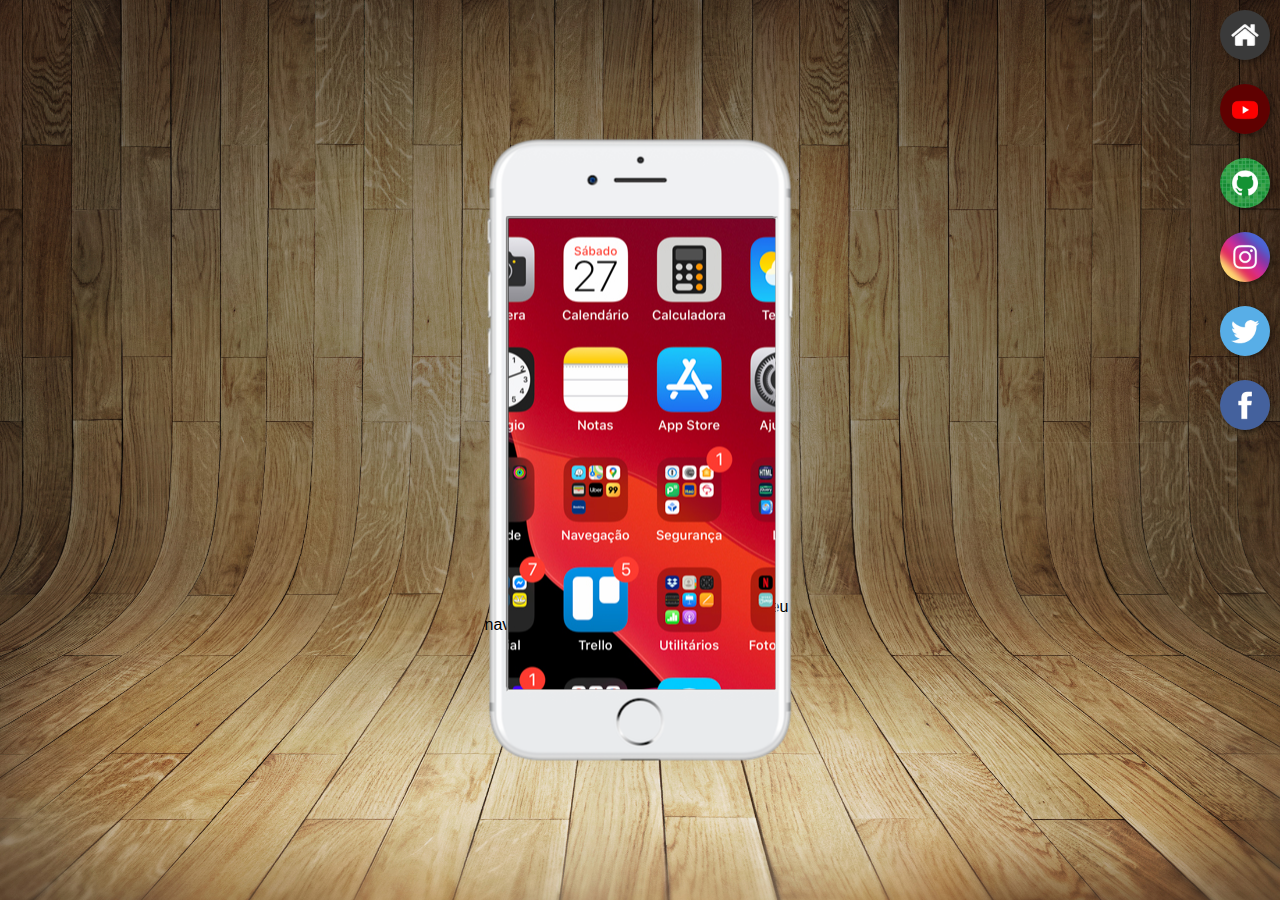
<file: index.html>
<!DOCTYPE html>
<html lang="pt-br">
<head>
    <meta charset="UTF-8">
    <meta name="viewport" content="width=device-width, initial-scale=1.0">
    <title>Projeto redes sociais</title>
    <link rel="shortcut icon" href="favicon.ico" type="image/x-icon">
    <link rel="stylesheet" href="estilos/estilo.css">
   
</head>
<body>
    <main>
        <section id="telefone">
            <iframe src="home.html"  name="tela" id="tela"></iframe>
            Seu navegador não é compatível
        </section>
        <section id="redes-sociais">
            <a href="home.html" target="tela"><img src="imagens/logo-home.jpg" alt="Home"></a><br>
            <a href="youtube.html" target="tela"><img src="imagens/logo-youtube.jpg" alt="Youtube"></a><br>
            <a href="github.html" target="tela"><img src="imagens/logo-github.jpg" onclick="https://github.com/RosanaArioza" alt="Github"></a><br>
            <a href="instagram.html" target="tela"><img src="imagens/logo-instagram.jpg" alt="Instagram"></a><br>
            <a href="twitter.html" target="tela"><img src="imagens/logo-twitter.jpg" alt="Twitter"></a><br>
            <a href="facebook.html" target="tela"><img src="imagens/logo-facebook.jpg" alt="Twitter"></a>
        </section>
    </main>
</body>
</html>
</file>
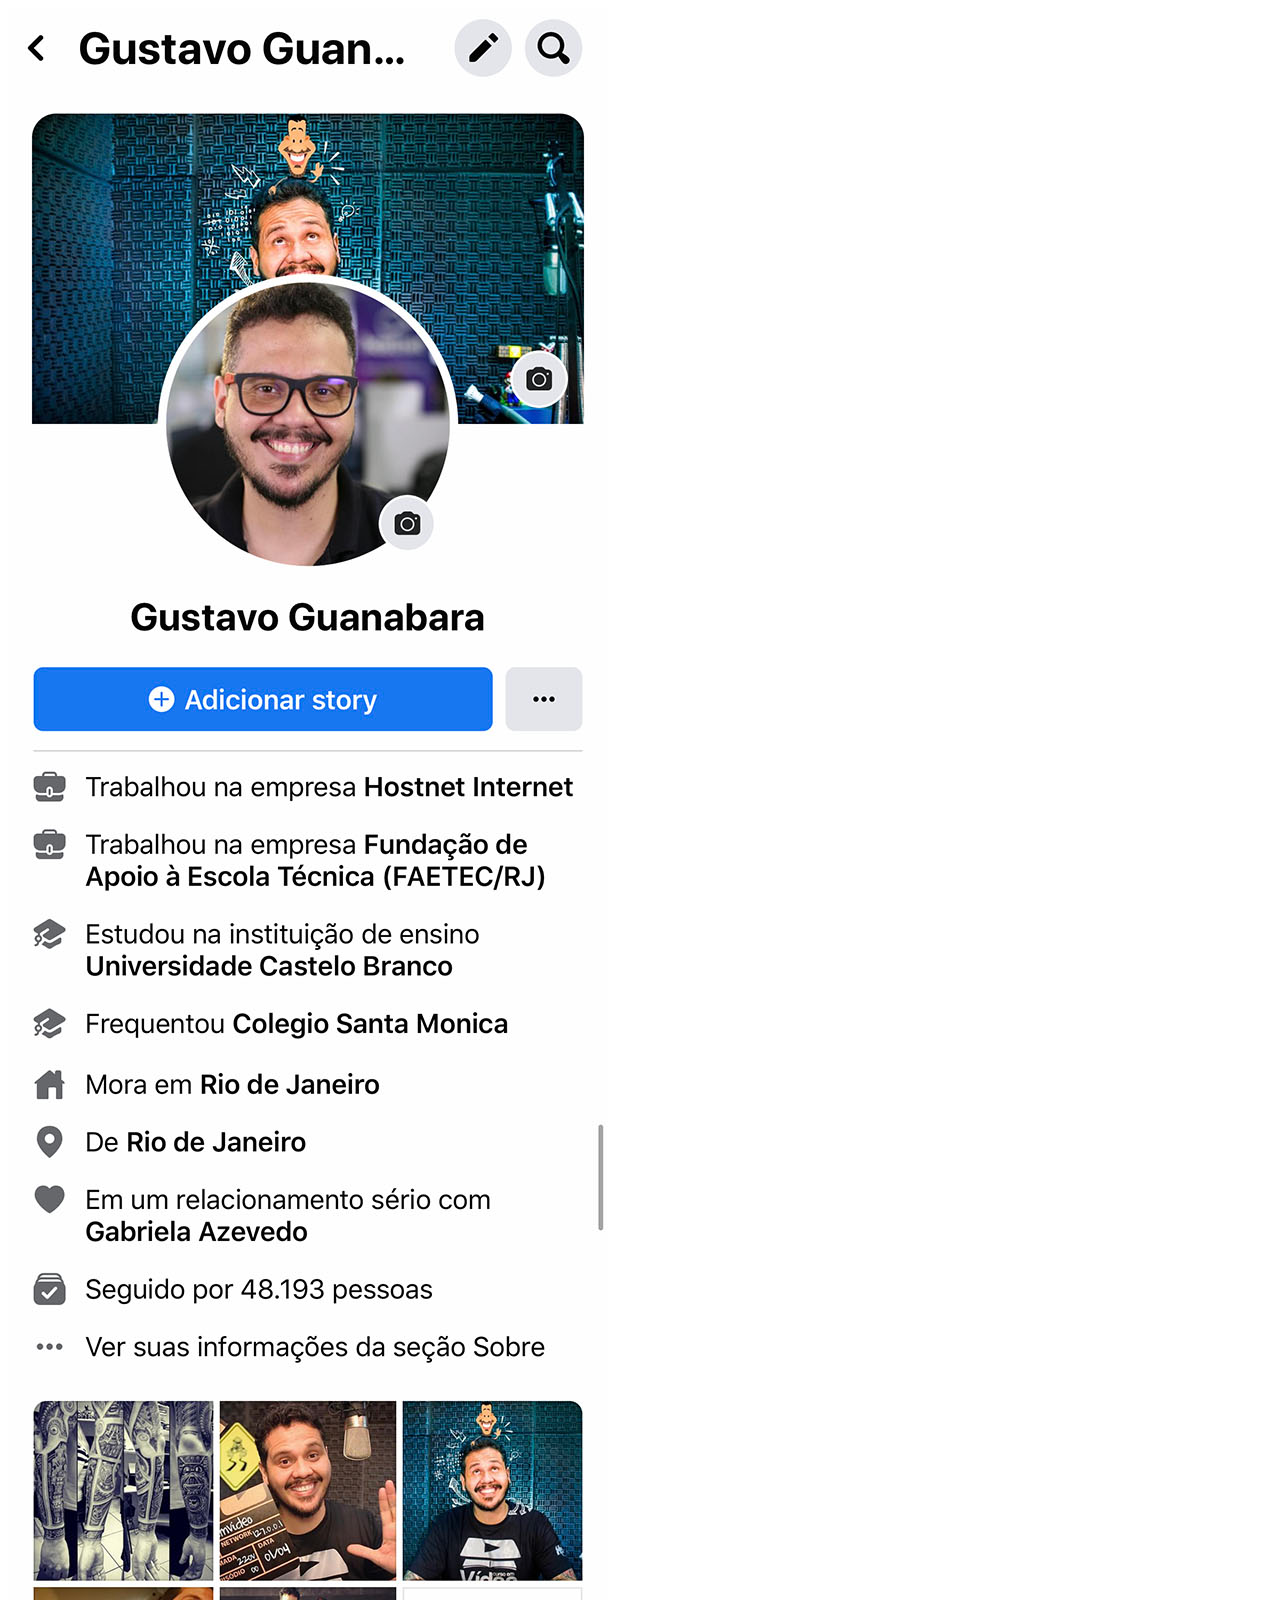
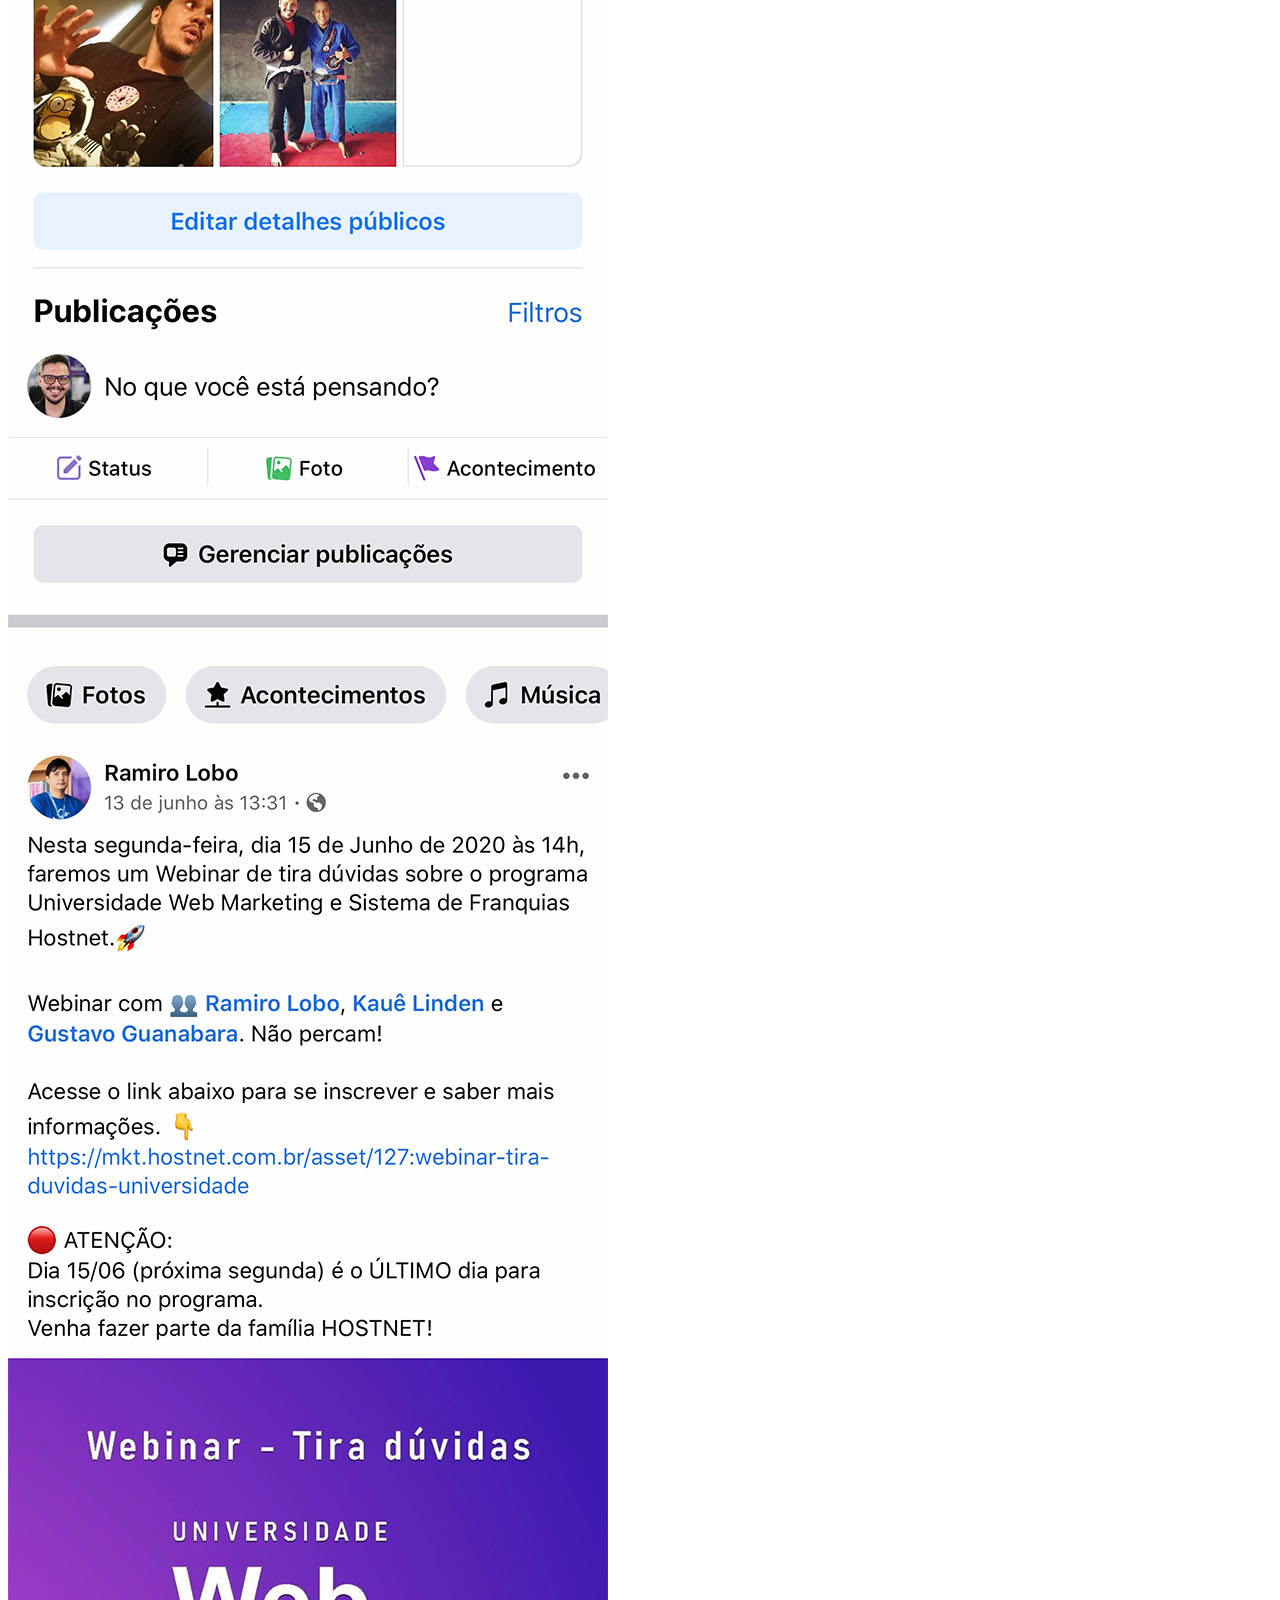
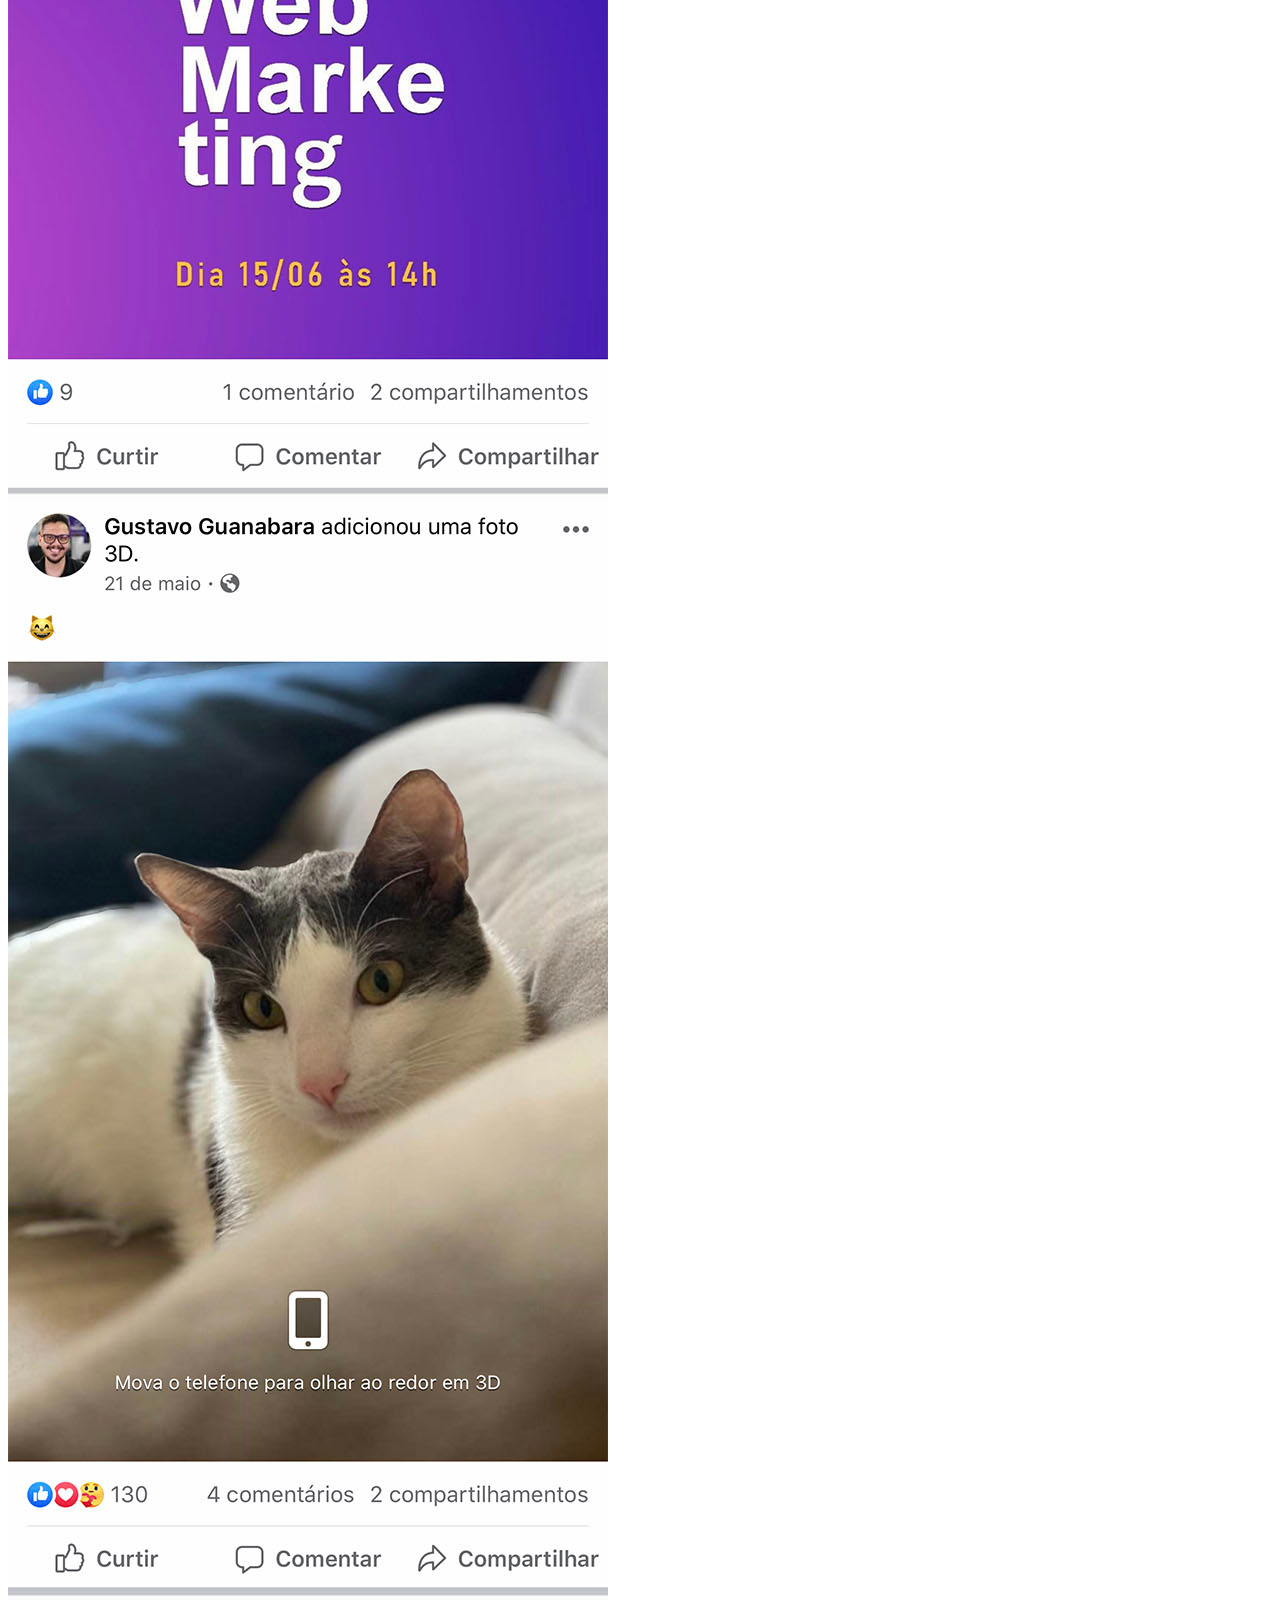
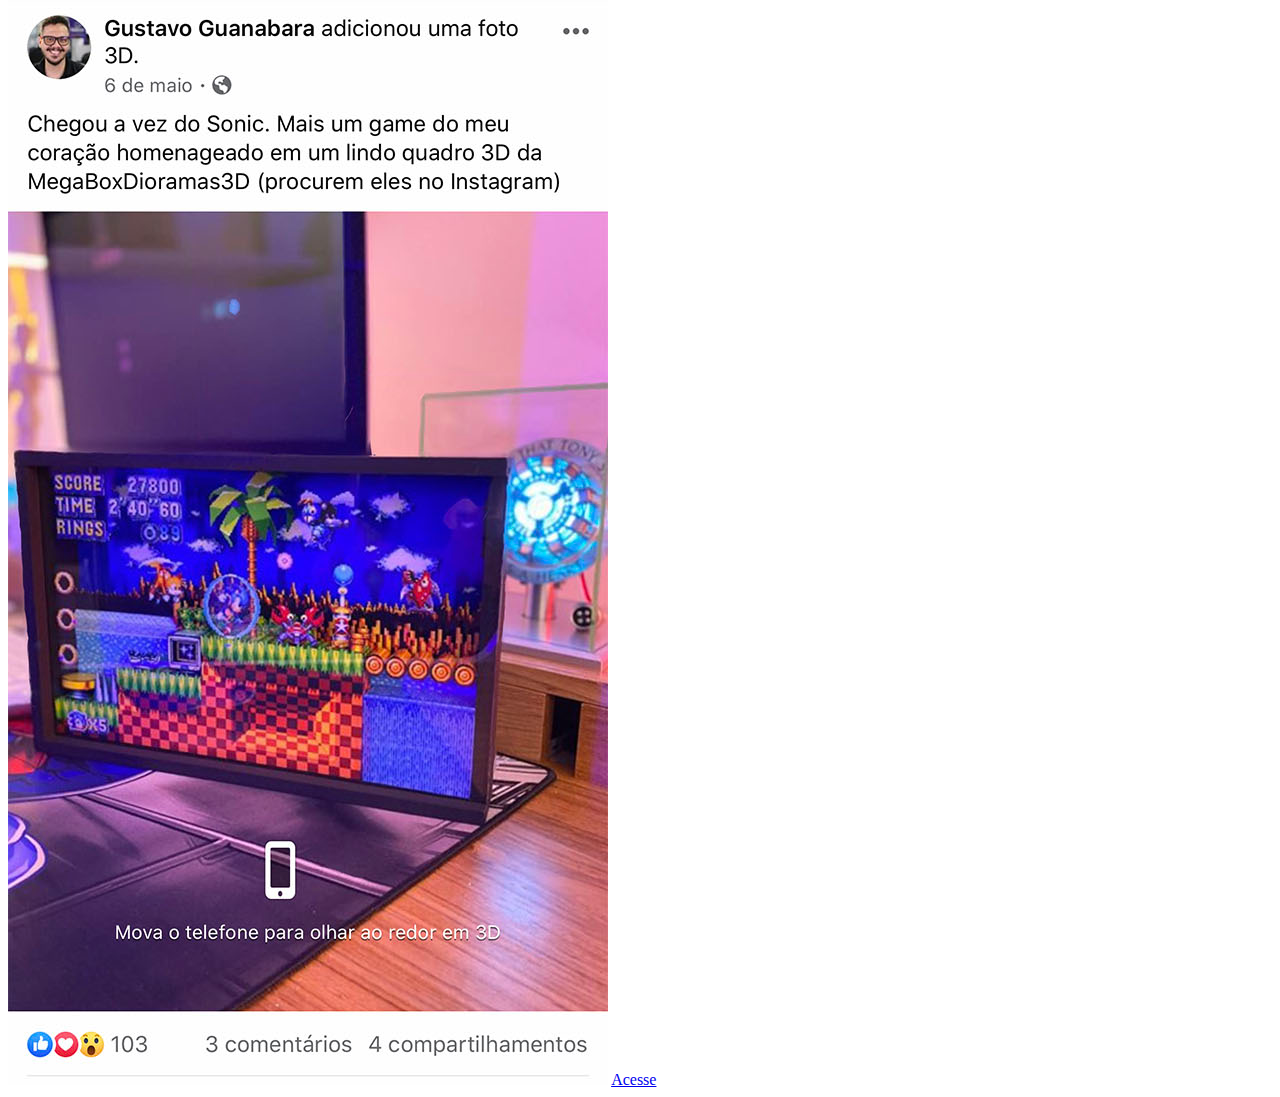
<file: facebook.html>
<!DOCTYPE html>
<html lang="pt-br">
<head>
    <meta charset="UTF-8">
    <meta name="viewport" content="width=device-width, initial-scale=1.0">
    <title>Facebook</title>
</head>
<body>
    <img src="imagens/tela-facebook.jpg" alt="Faceebook">
    <a href="#" target="_blank">Acesse</a>
</body>
</html>
</file>
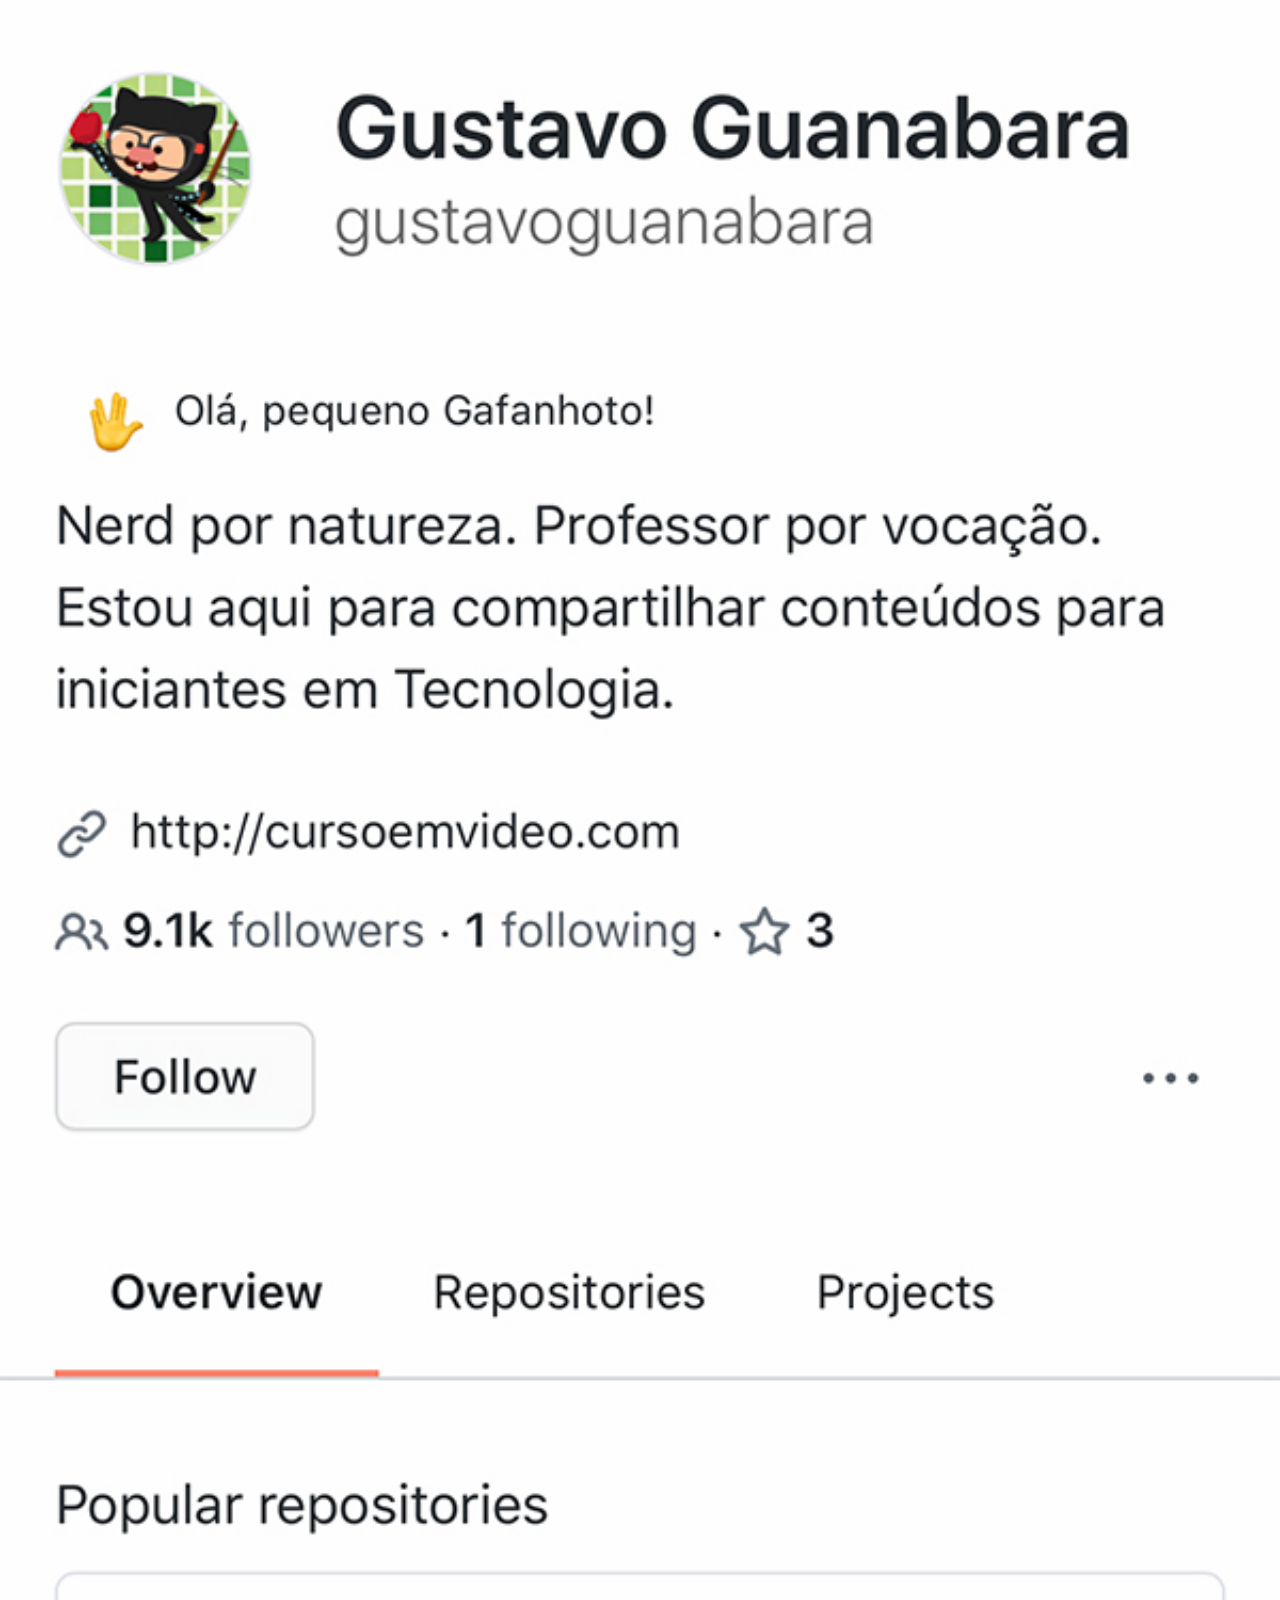
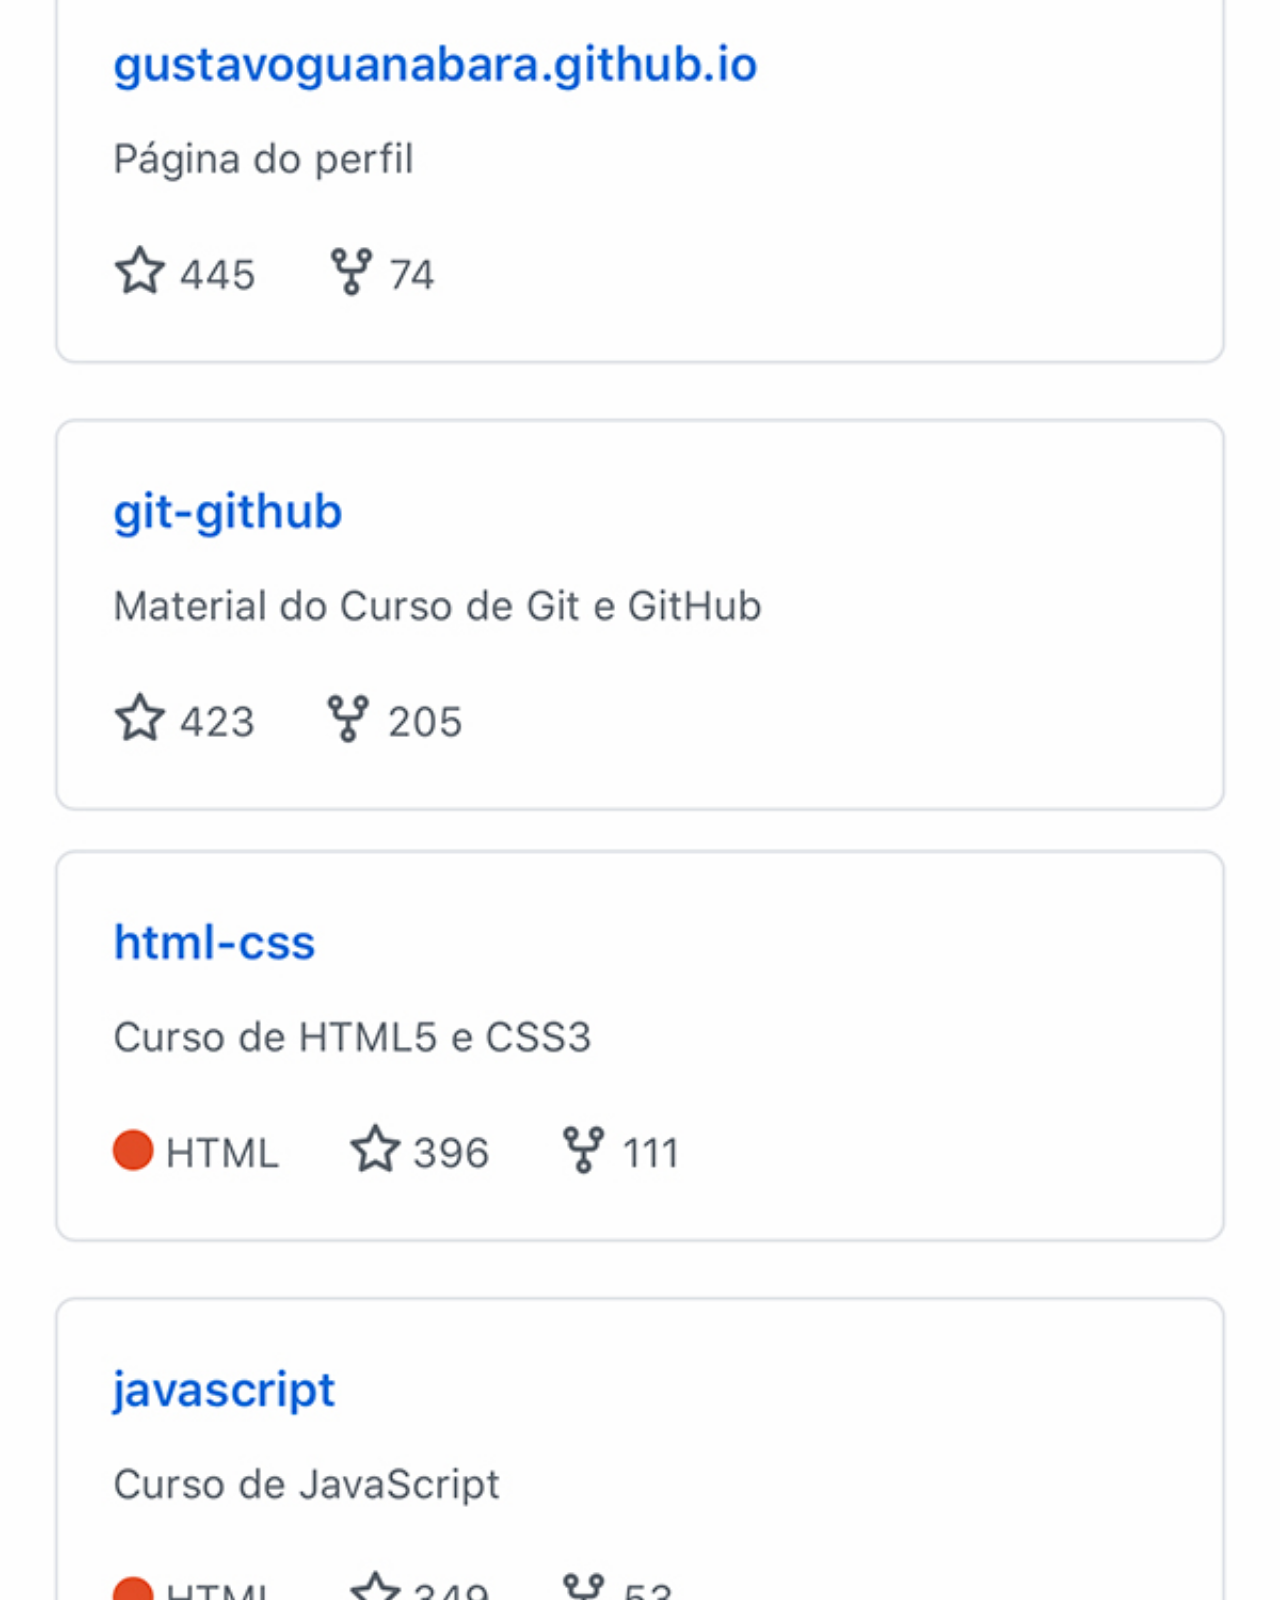
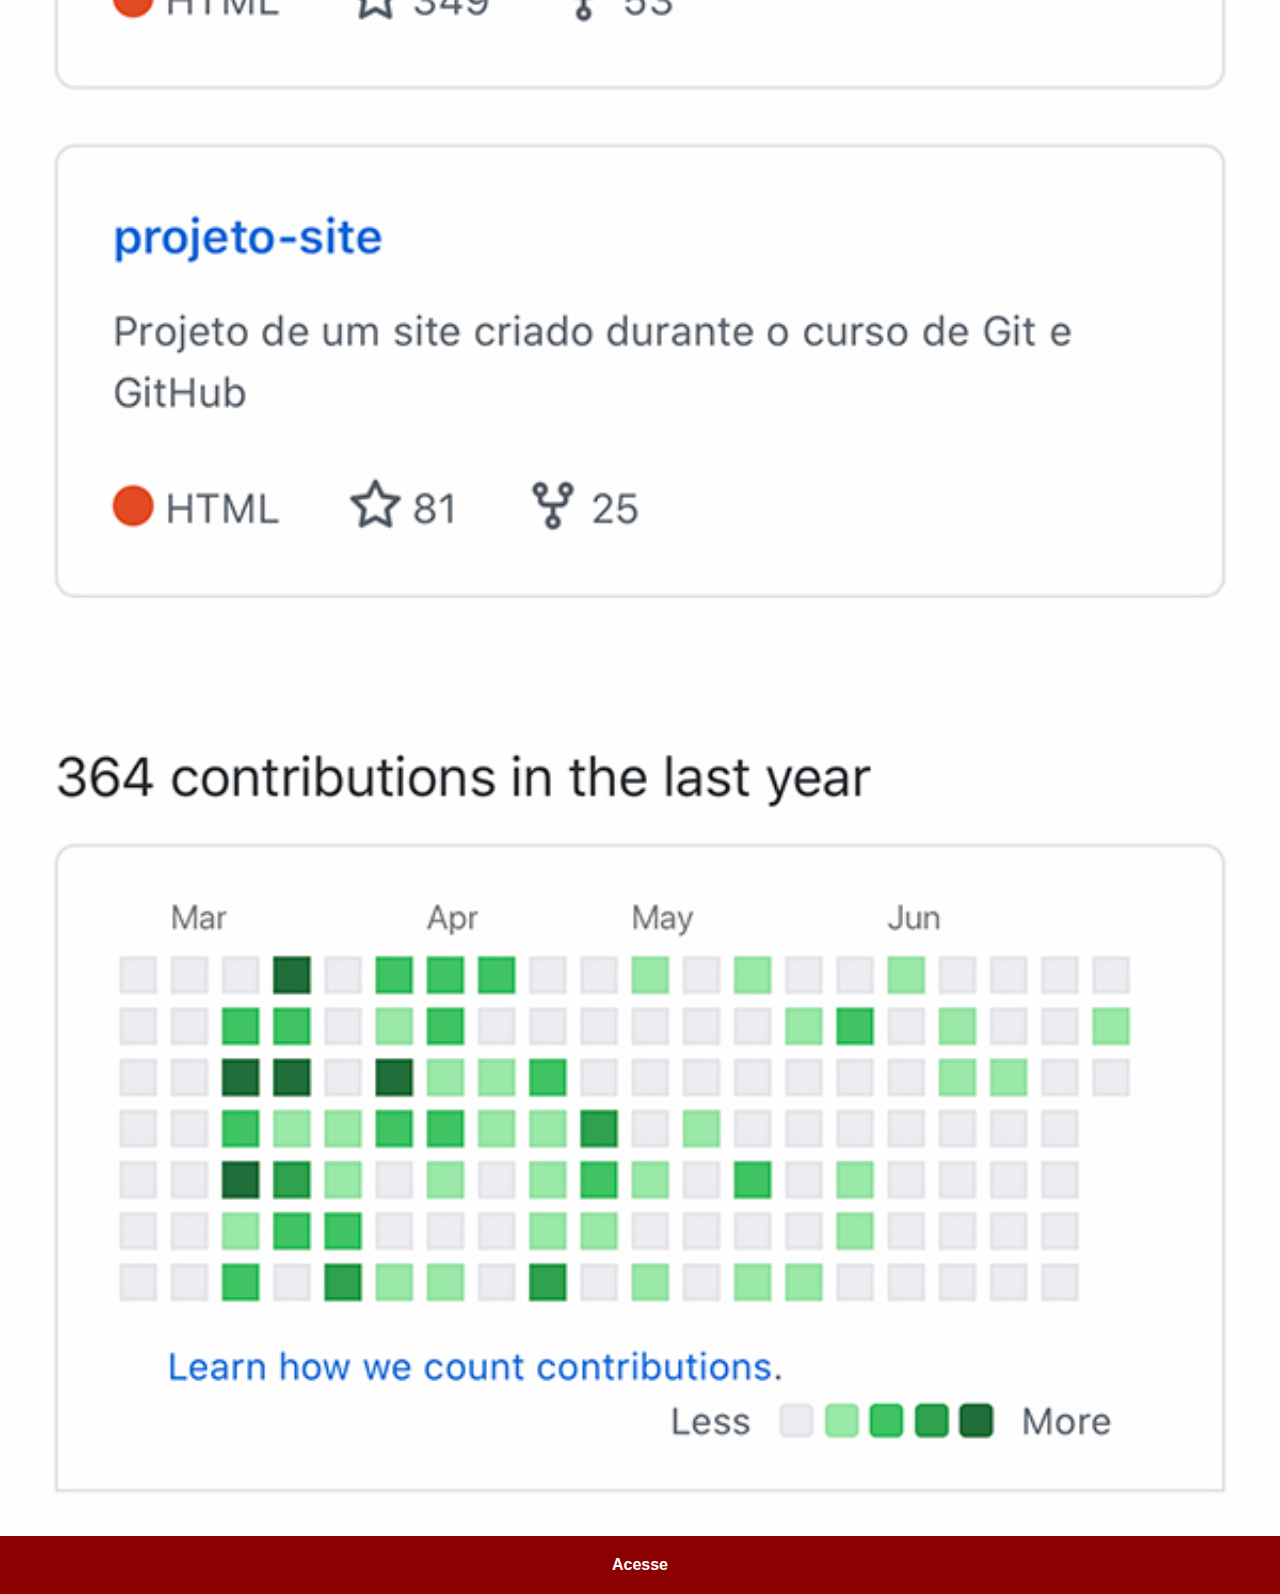
<file: github.html>
<!DOCTYPE html>
<html lang="pt-br">
<head>
    <meta charset="UTF-8">
    <meta name="viewport" content="width=device-width, initial-scale=1.0">
    <title>Github</title>
    <link rel="stylesheet" href="estilos/social.css">
</head>
<body>
    <img src="imagens/tela-github.jpg" alt="Github">
    <a href="https://github.com/RosanaArioza" target="_blank">Acesse</a>
</body>
</html>
</file>
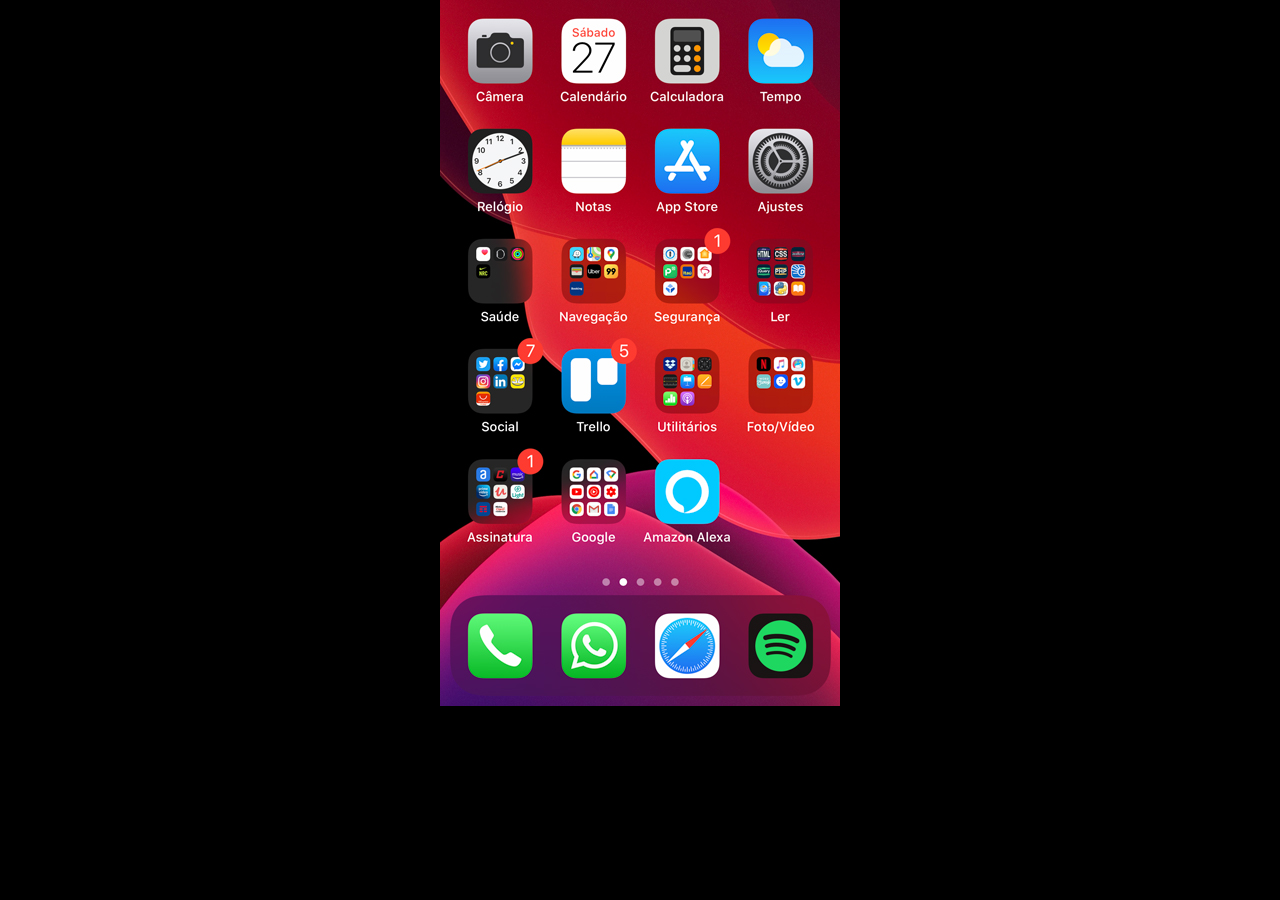
<file: home.html>
<!DOCTYPE html>
<html lang="pt-br">
<head>
    <meta charset="UTF-8">
    <meta name="viewport" content="width=device-width, initial-scale=1.0">
    <title>Home</title>
    <style>
        * {
            margin: 0px;
            padding: opx;
        }

        body{
            width: 100vw;
            height: 100vh;
            background: black url("imagens/tela-home.jpg") no-repeat top center;
        }
    </style>
<body>
    
</body>
</html>
</file>
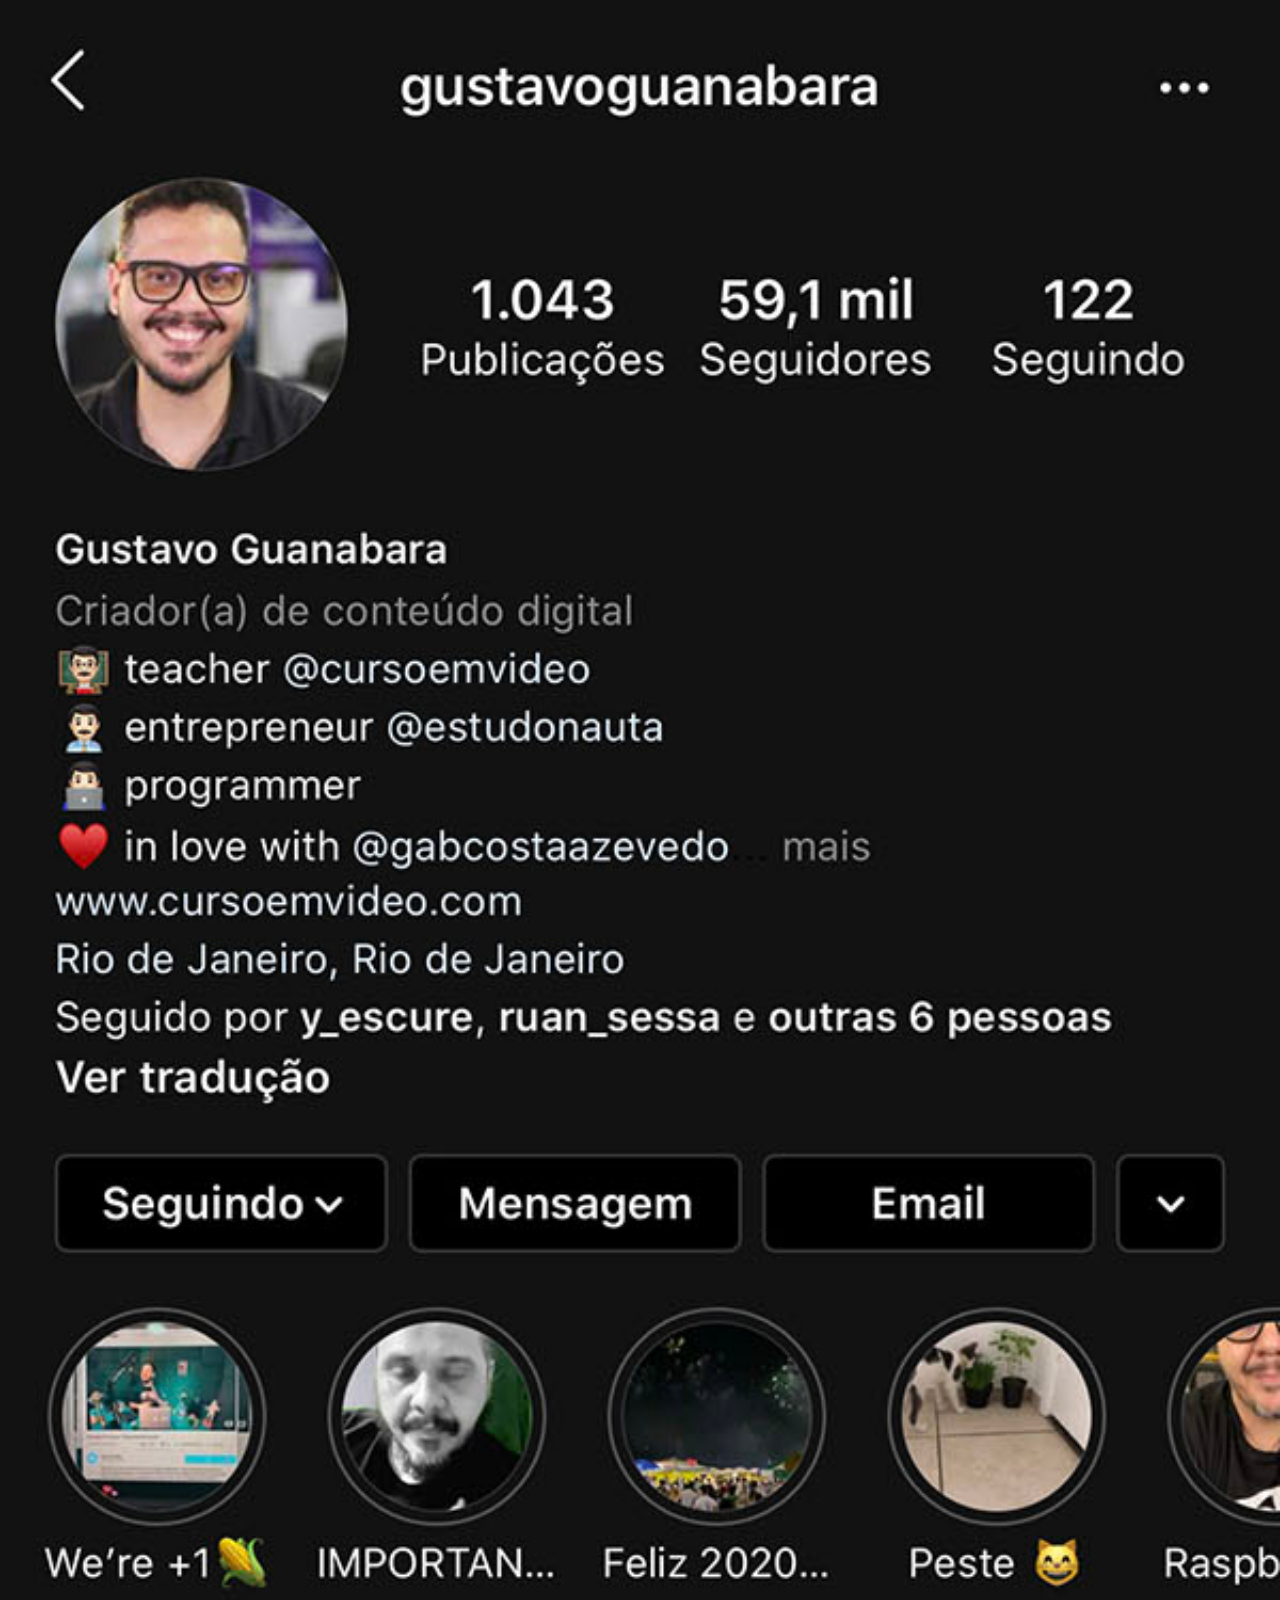
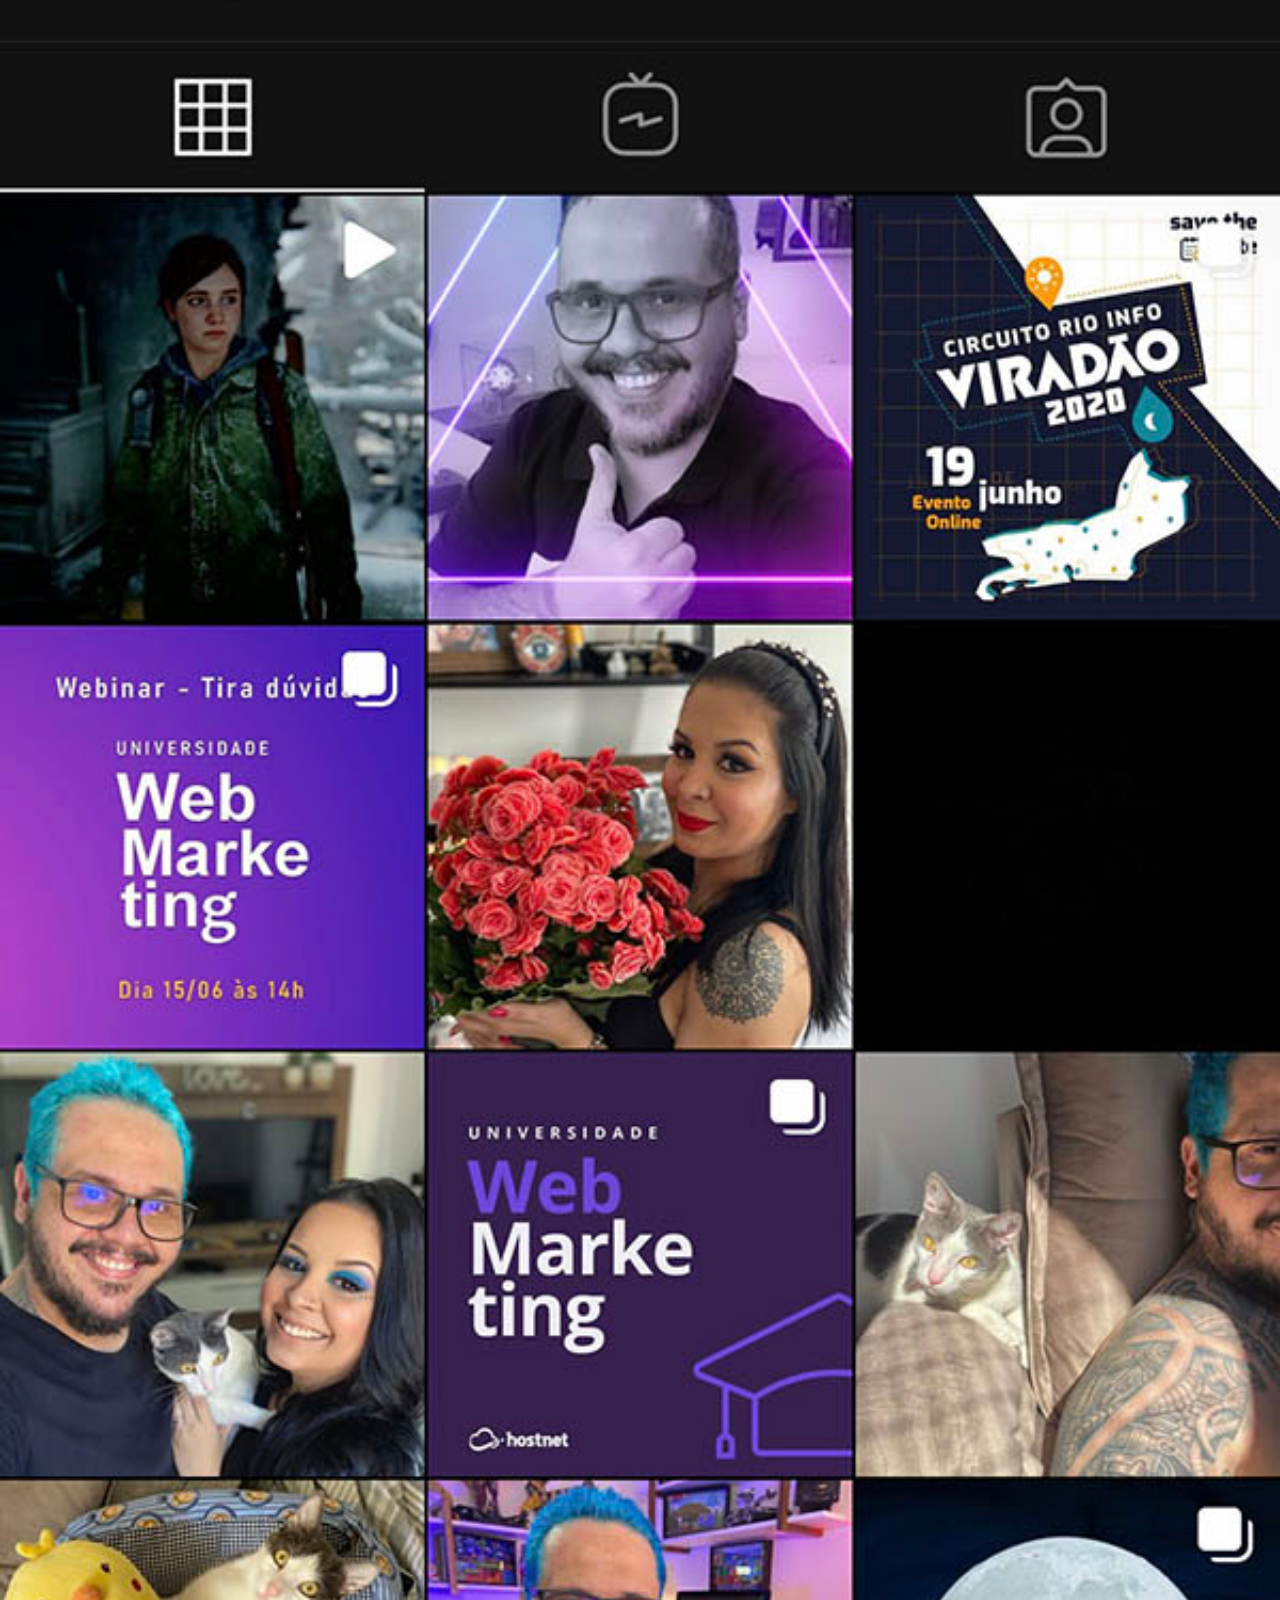
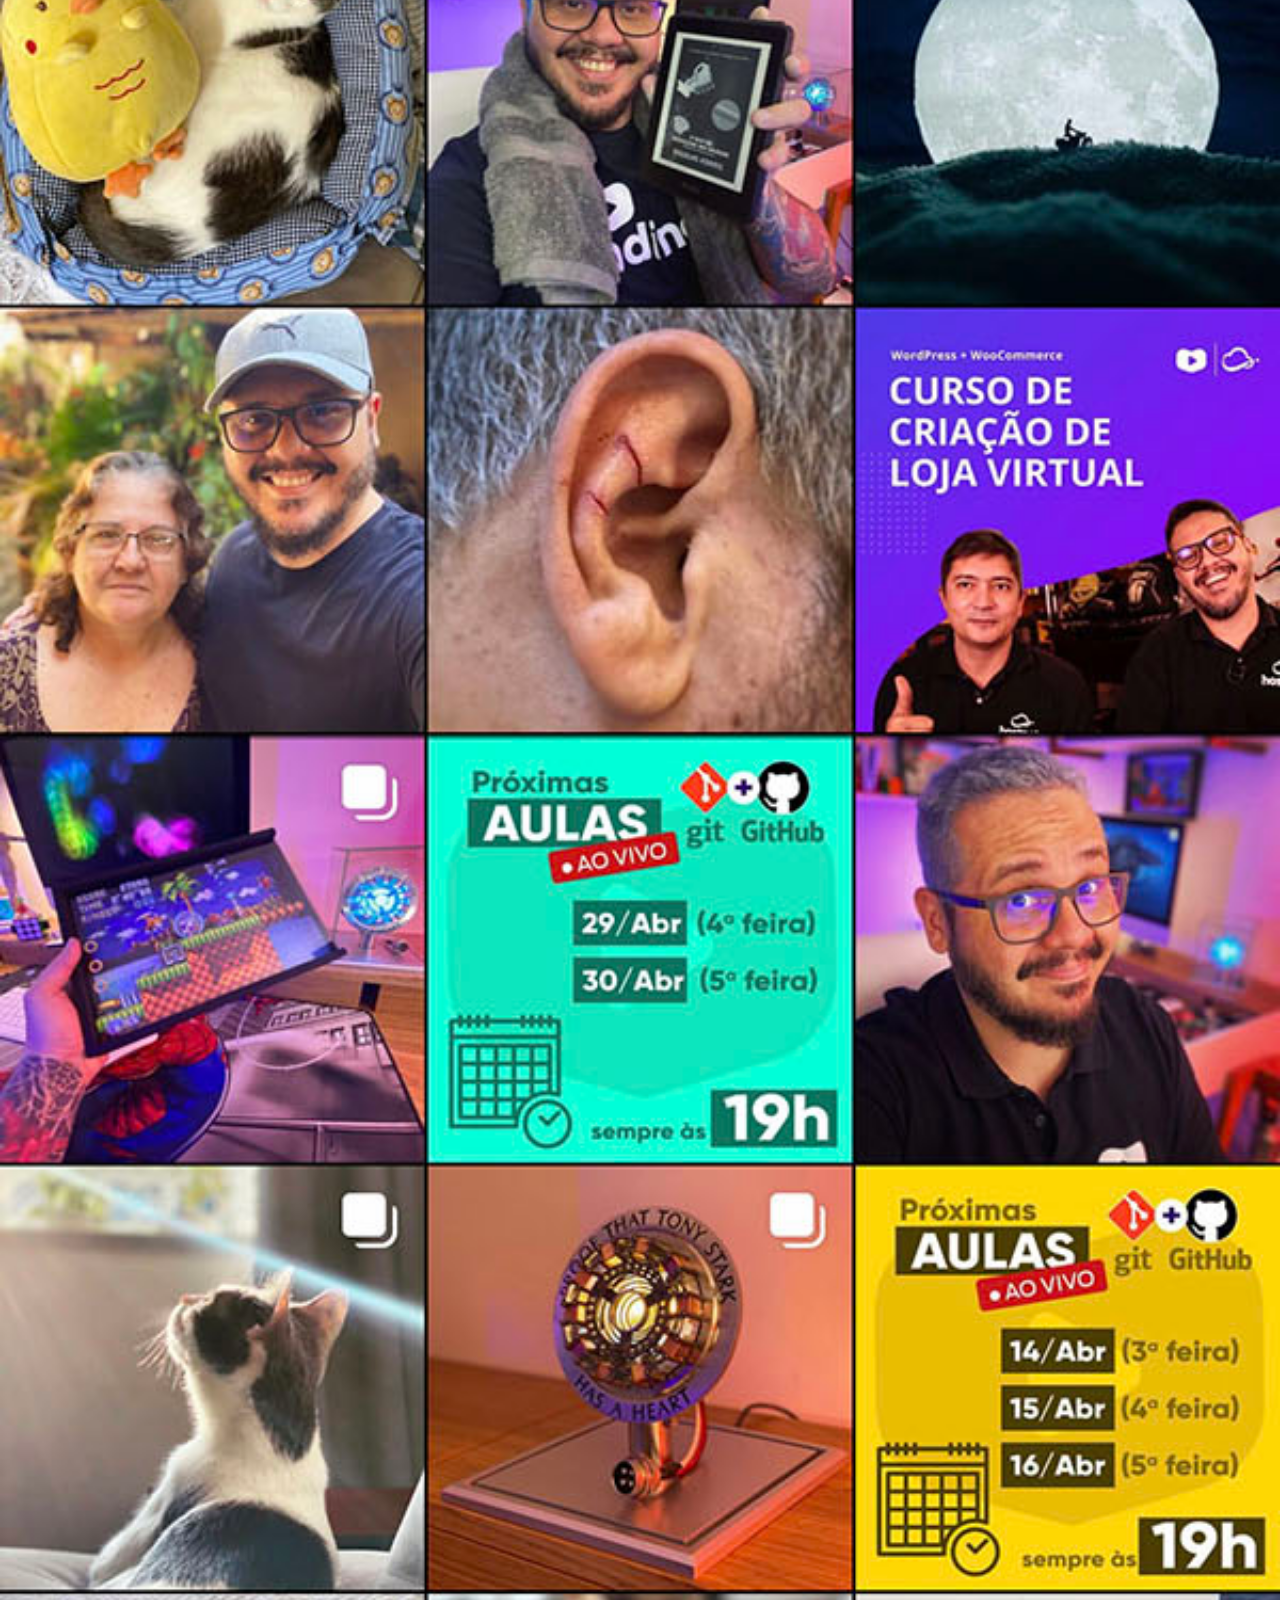
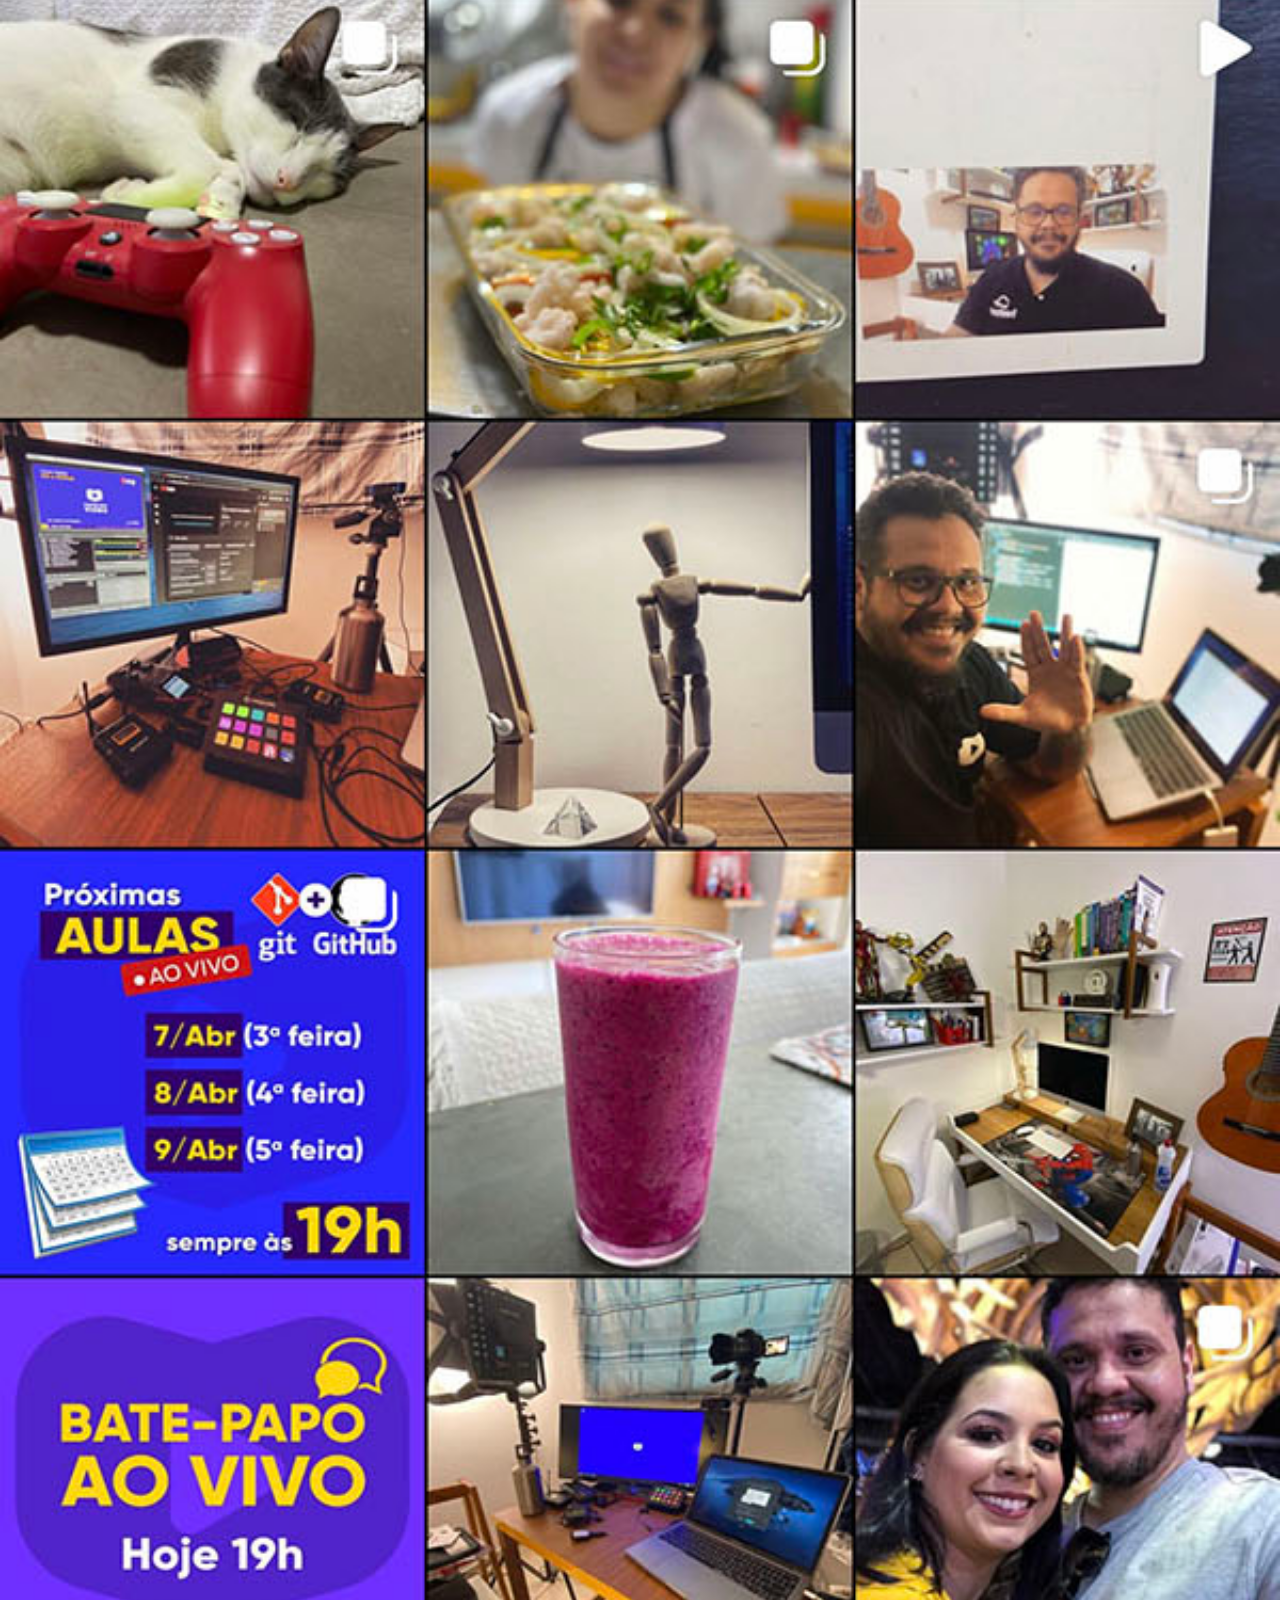
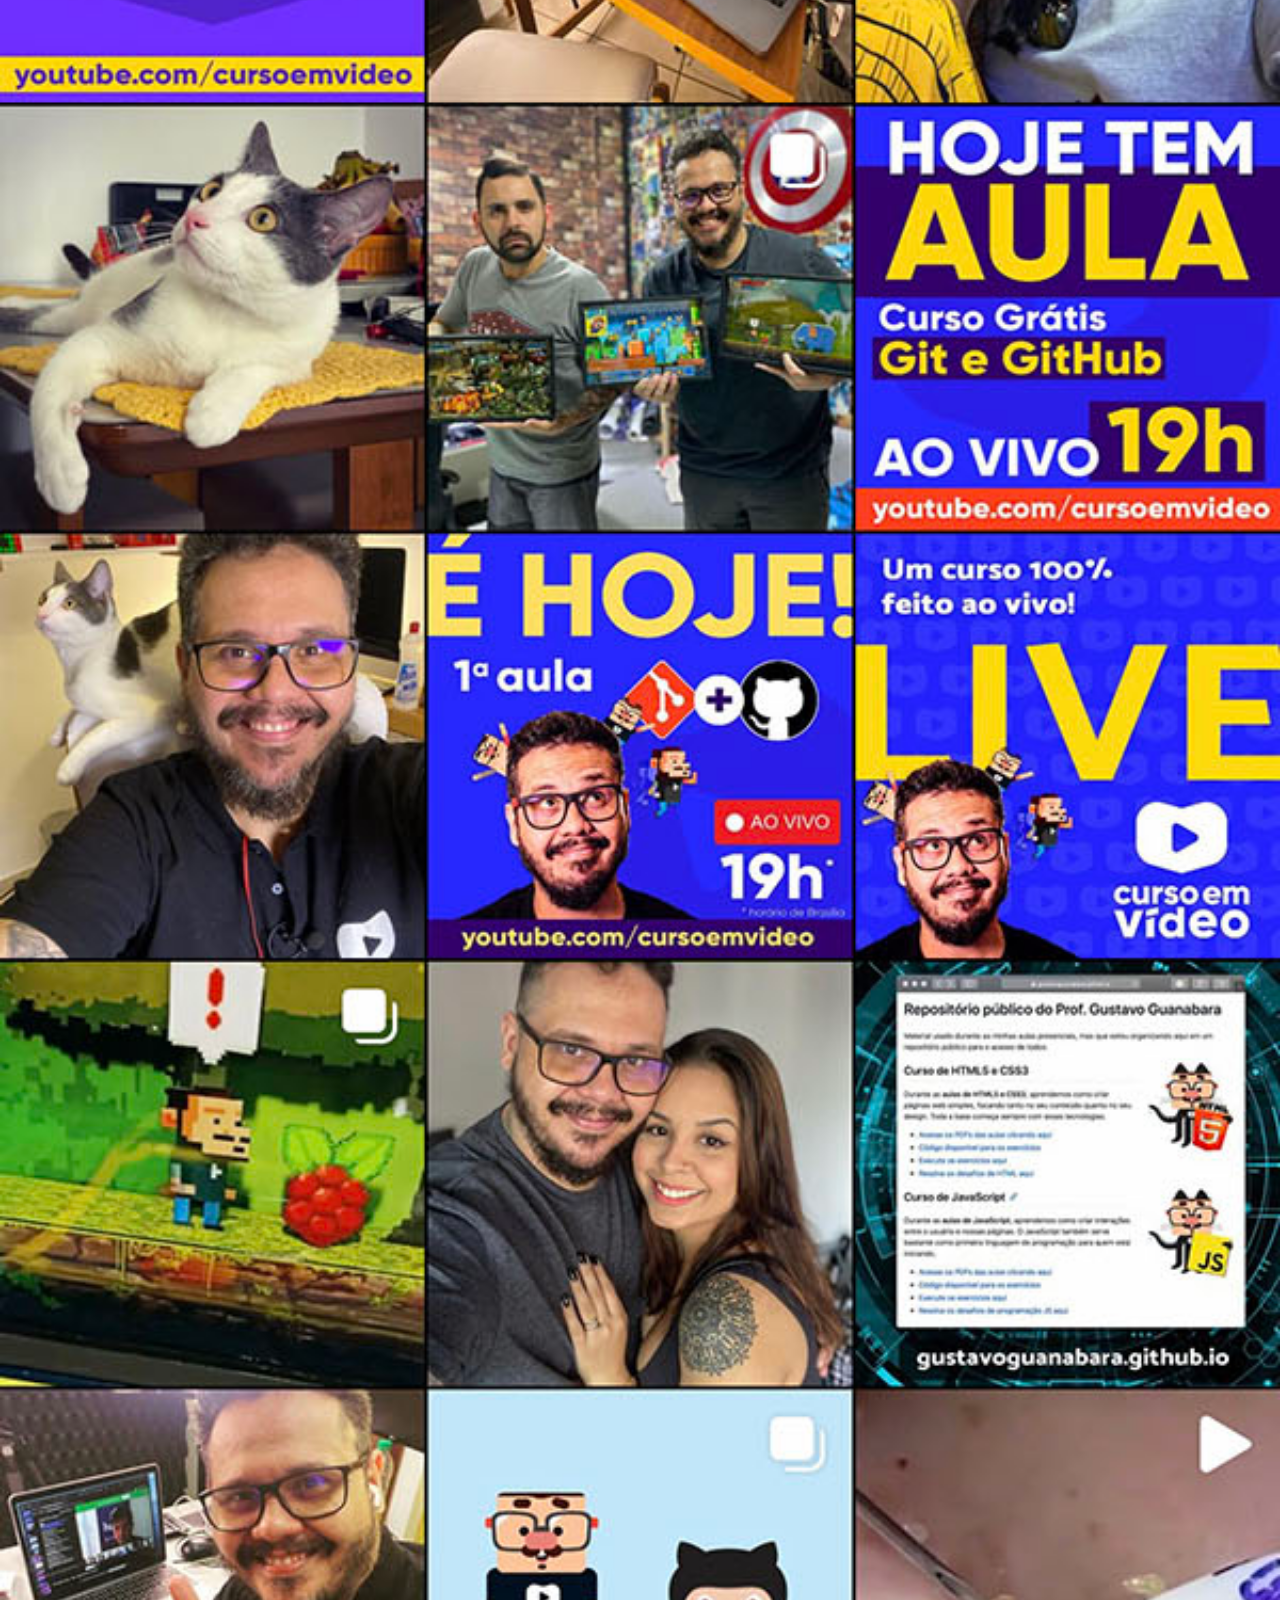
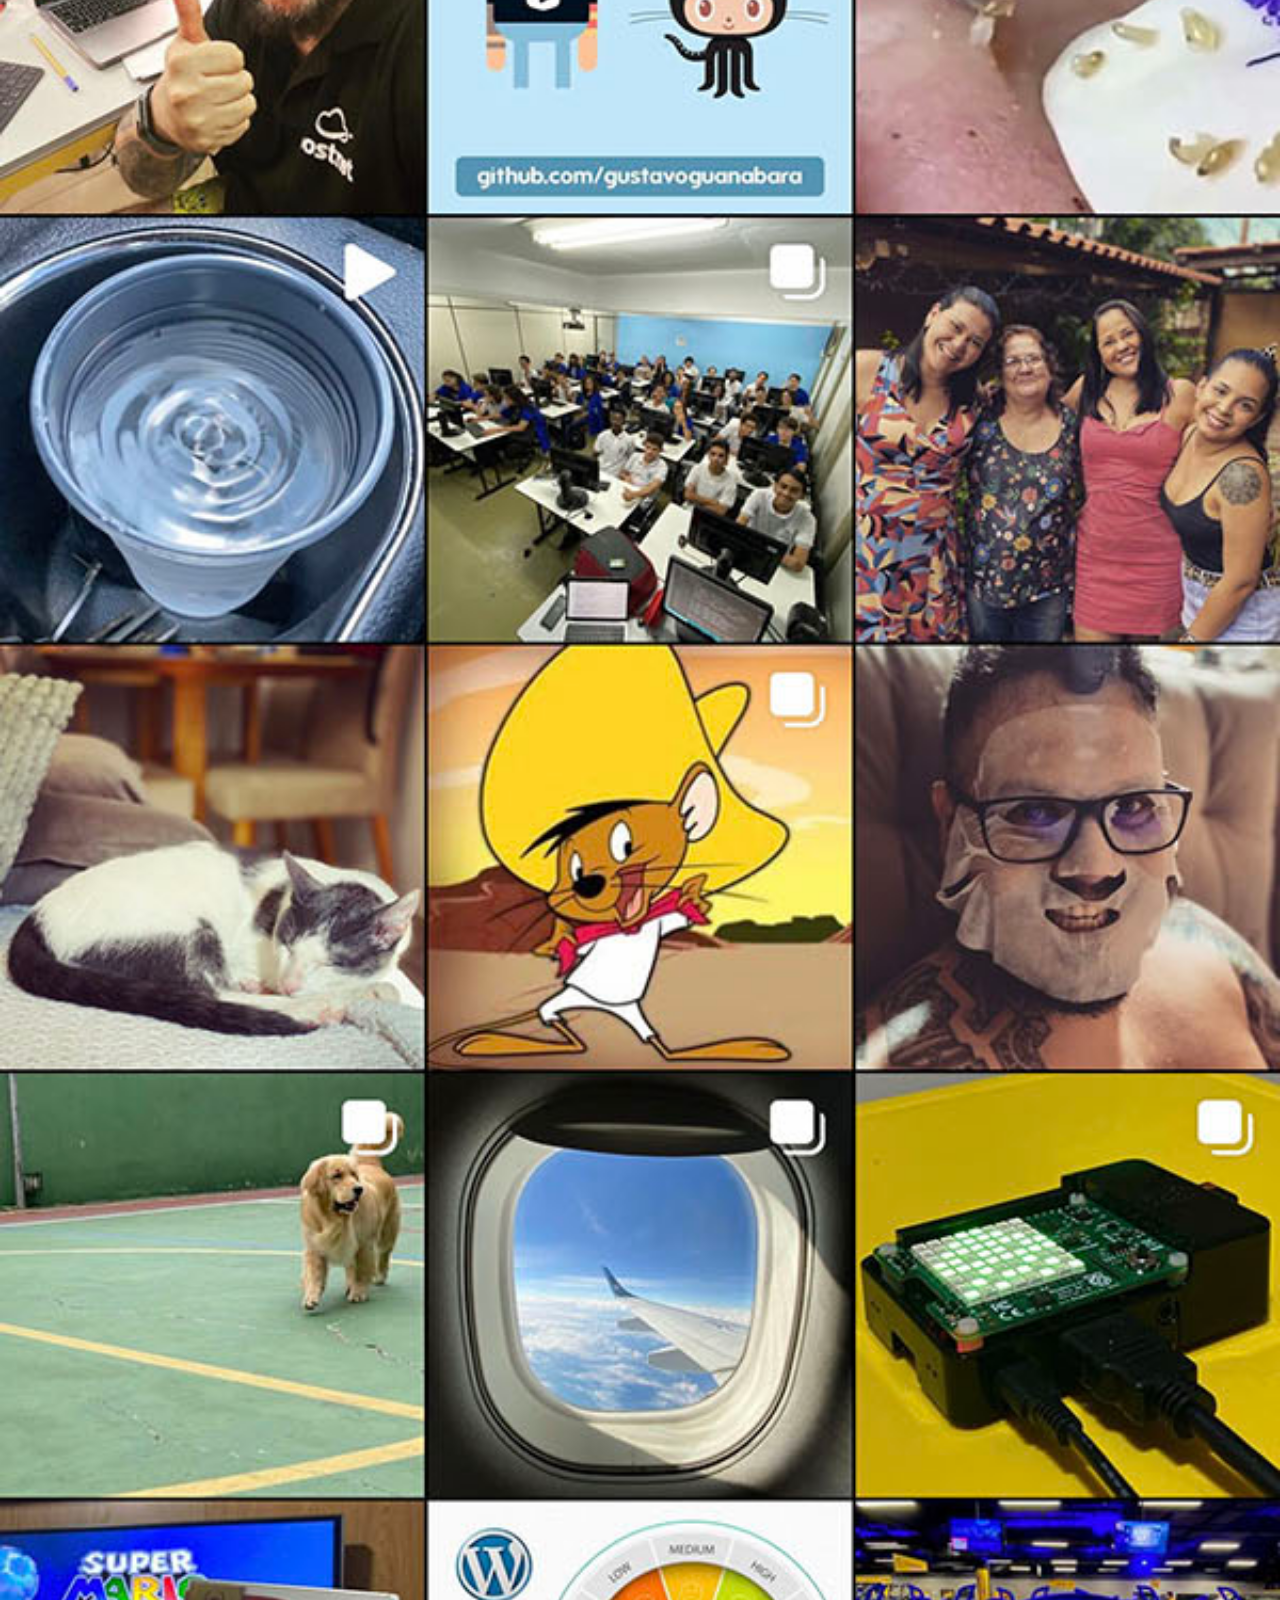
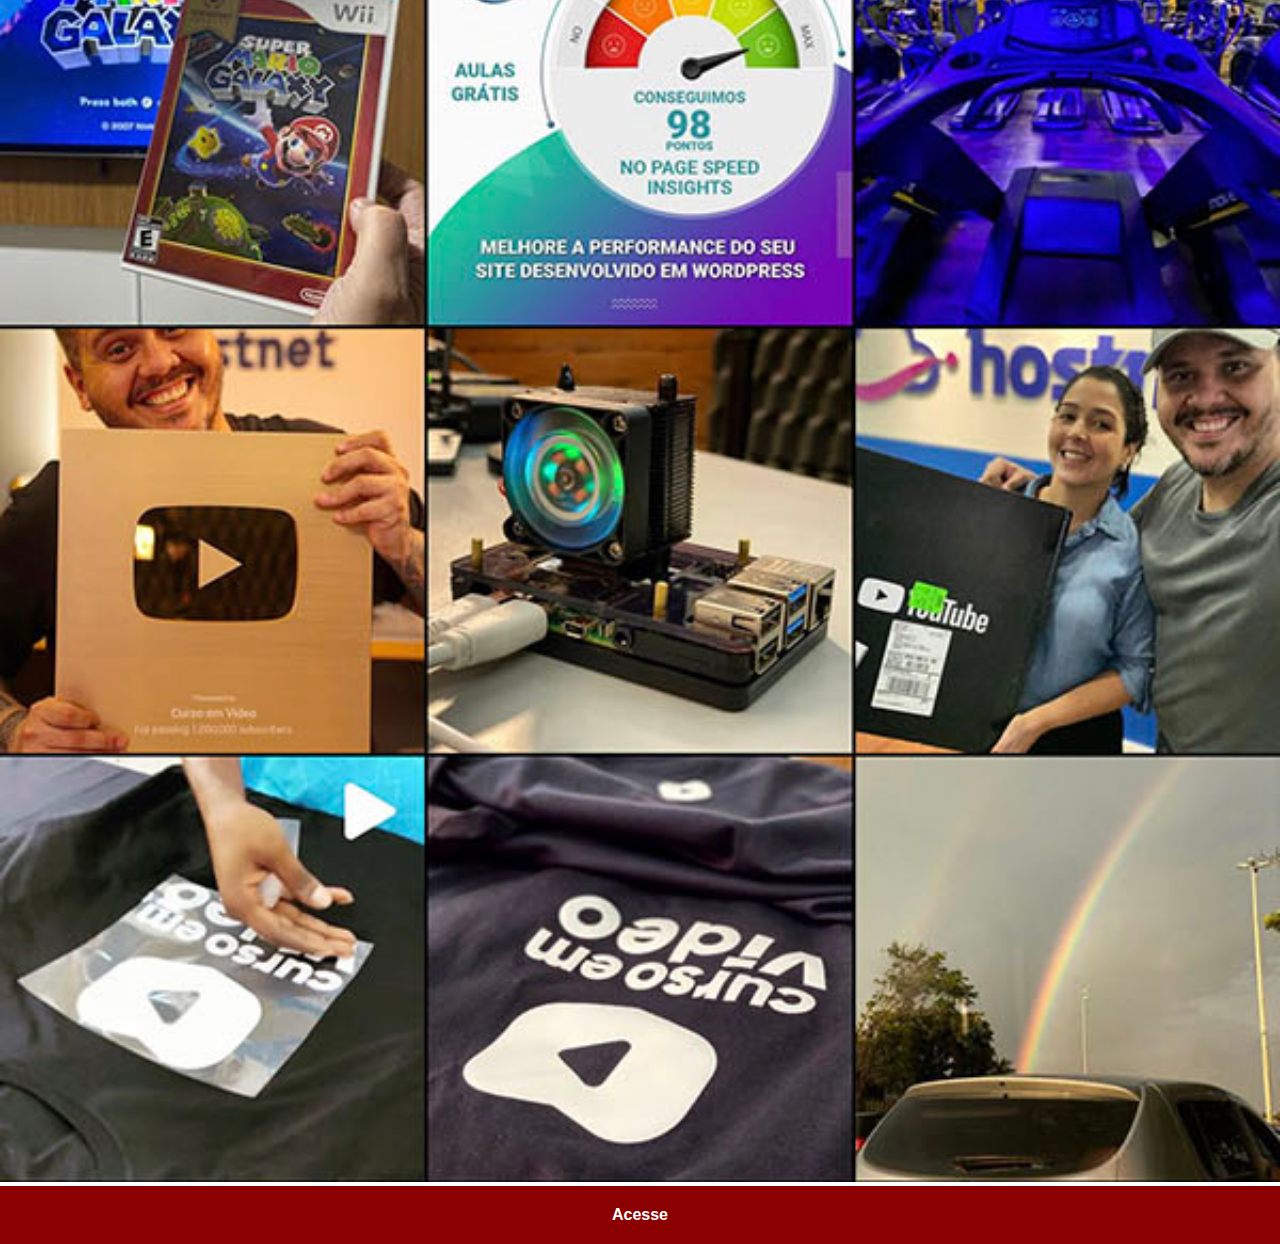
<file: instagram.html>
<!DOCTYPE html>
<html lang="pt-br">
<head>
    <meta charset="UTF-8">
    <meta name="viewport" content="width=device-width, initial-scale=1.0">
    <title>Instagram</title>
    <link rel="stylesheet" href="estilos/social.css">
</head>
<body>
    <img src="imagens/tela-instagram.jpg" alt="Instagram">
    <a href="#" target="_blank">Acesse</a>
</body>
</html>
</file>
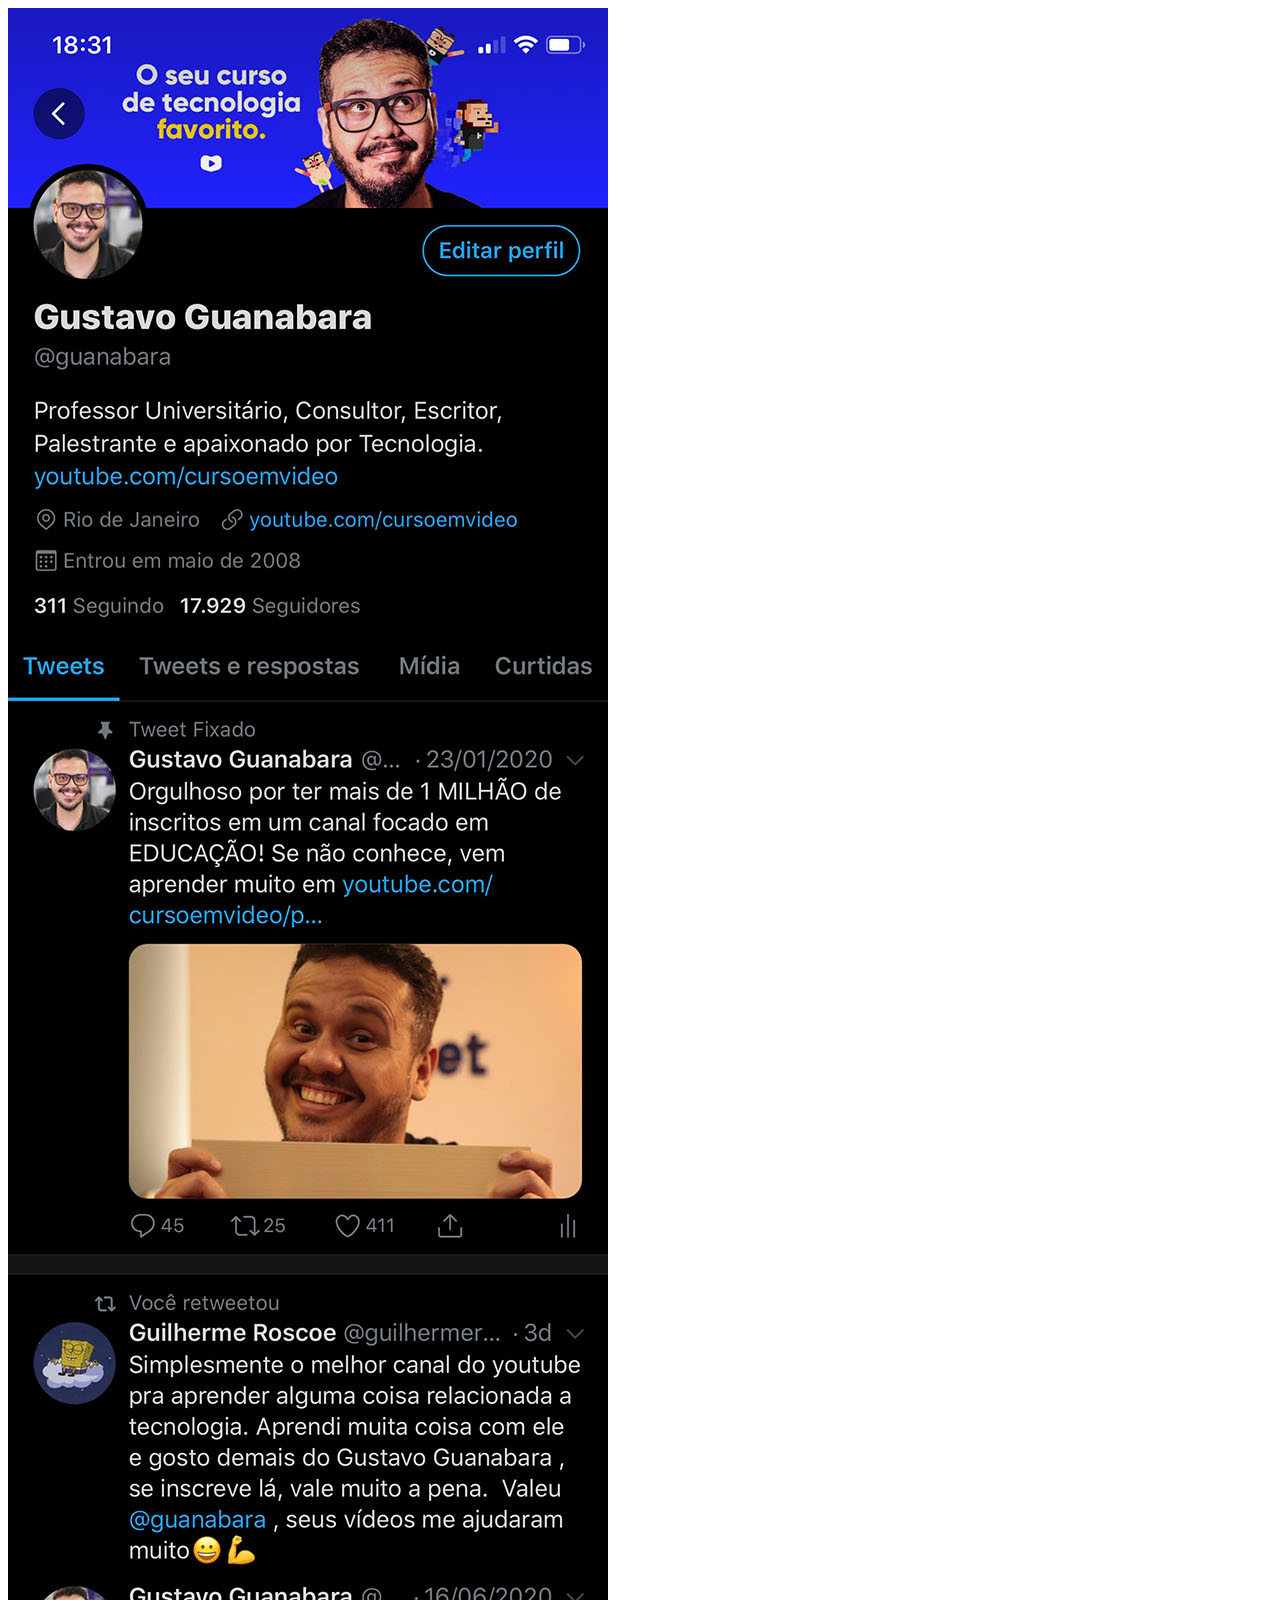
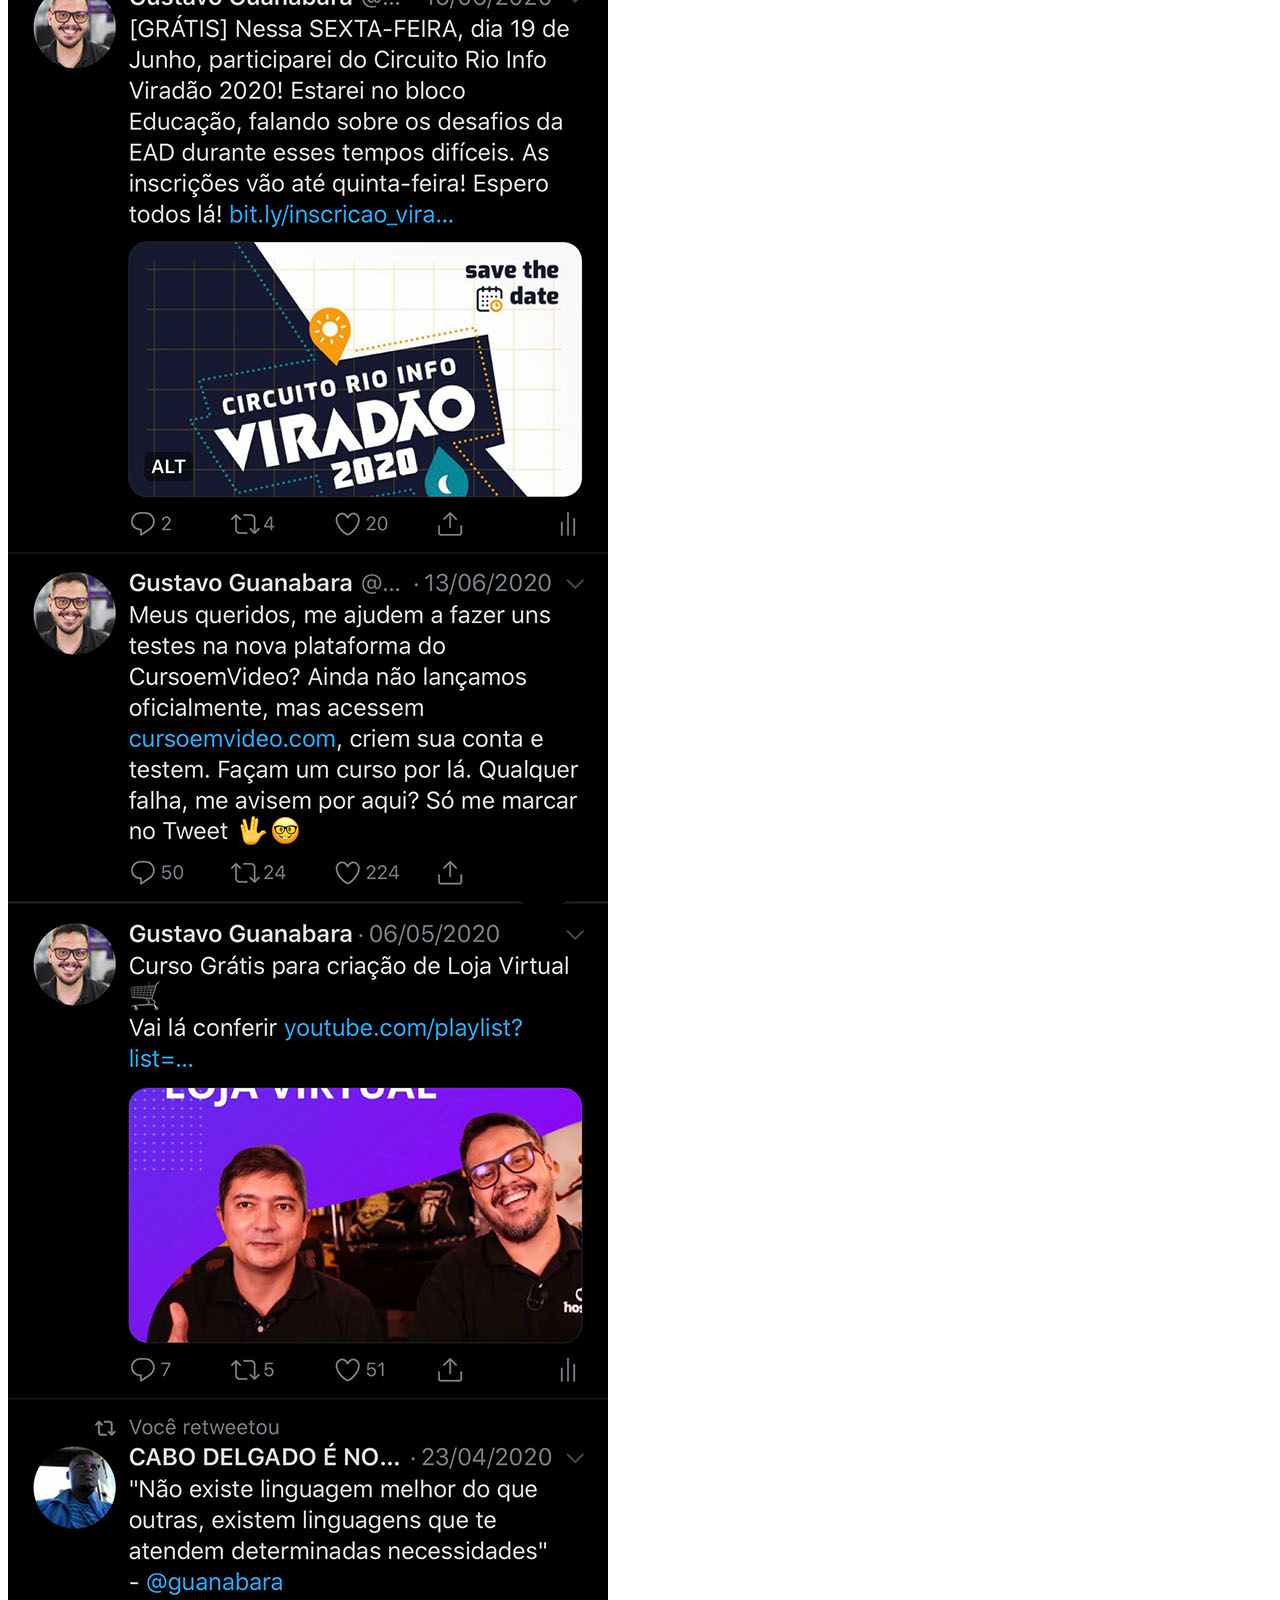
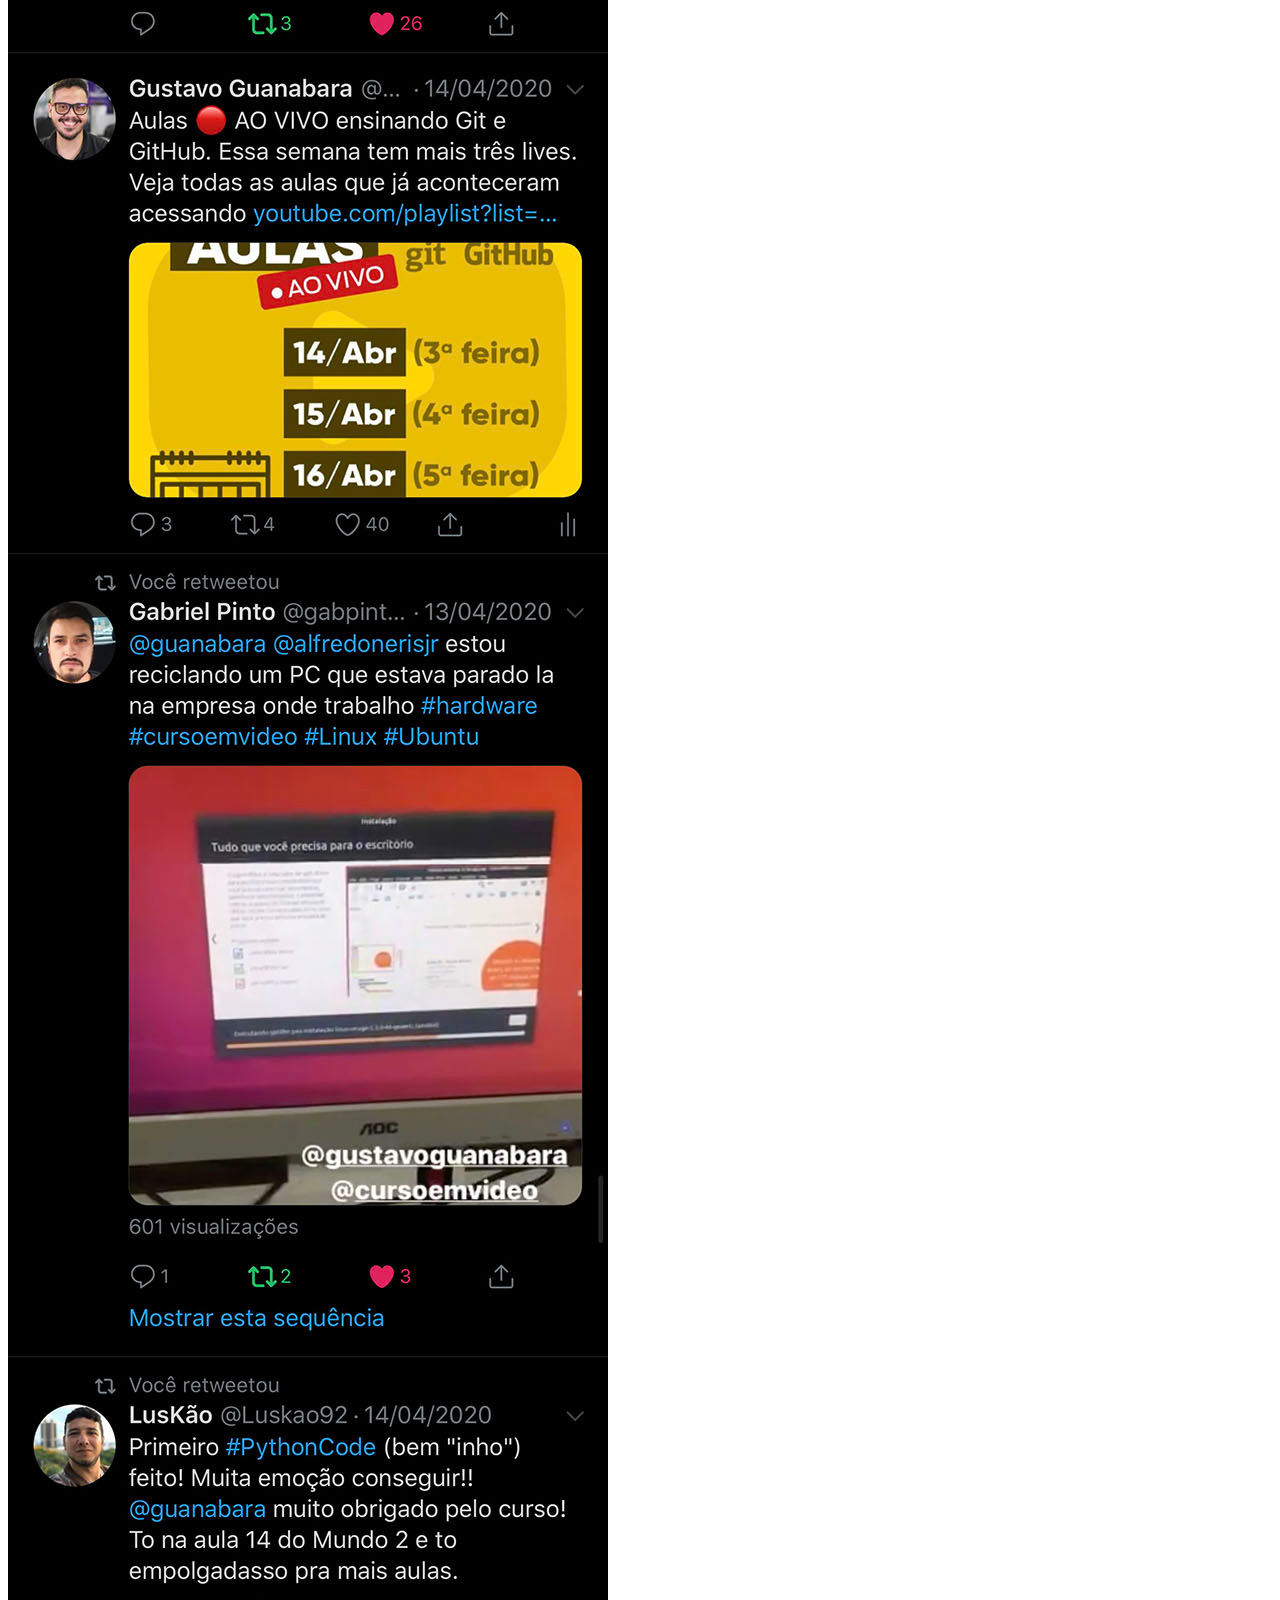
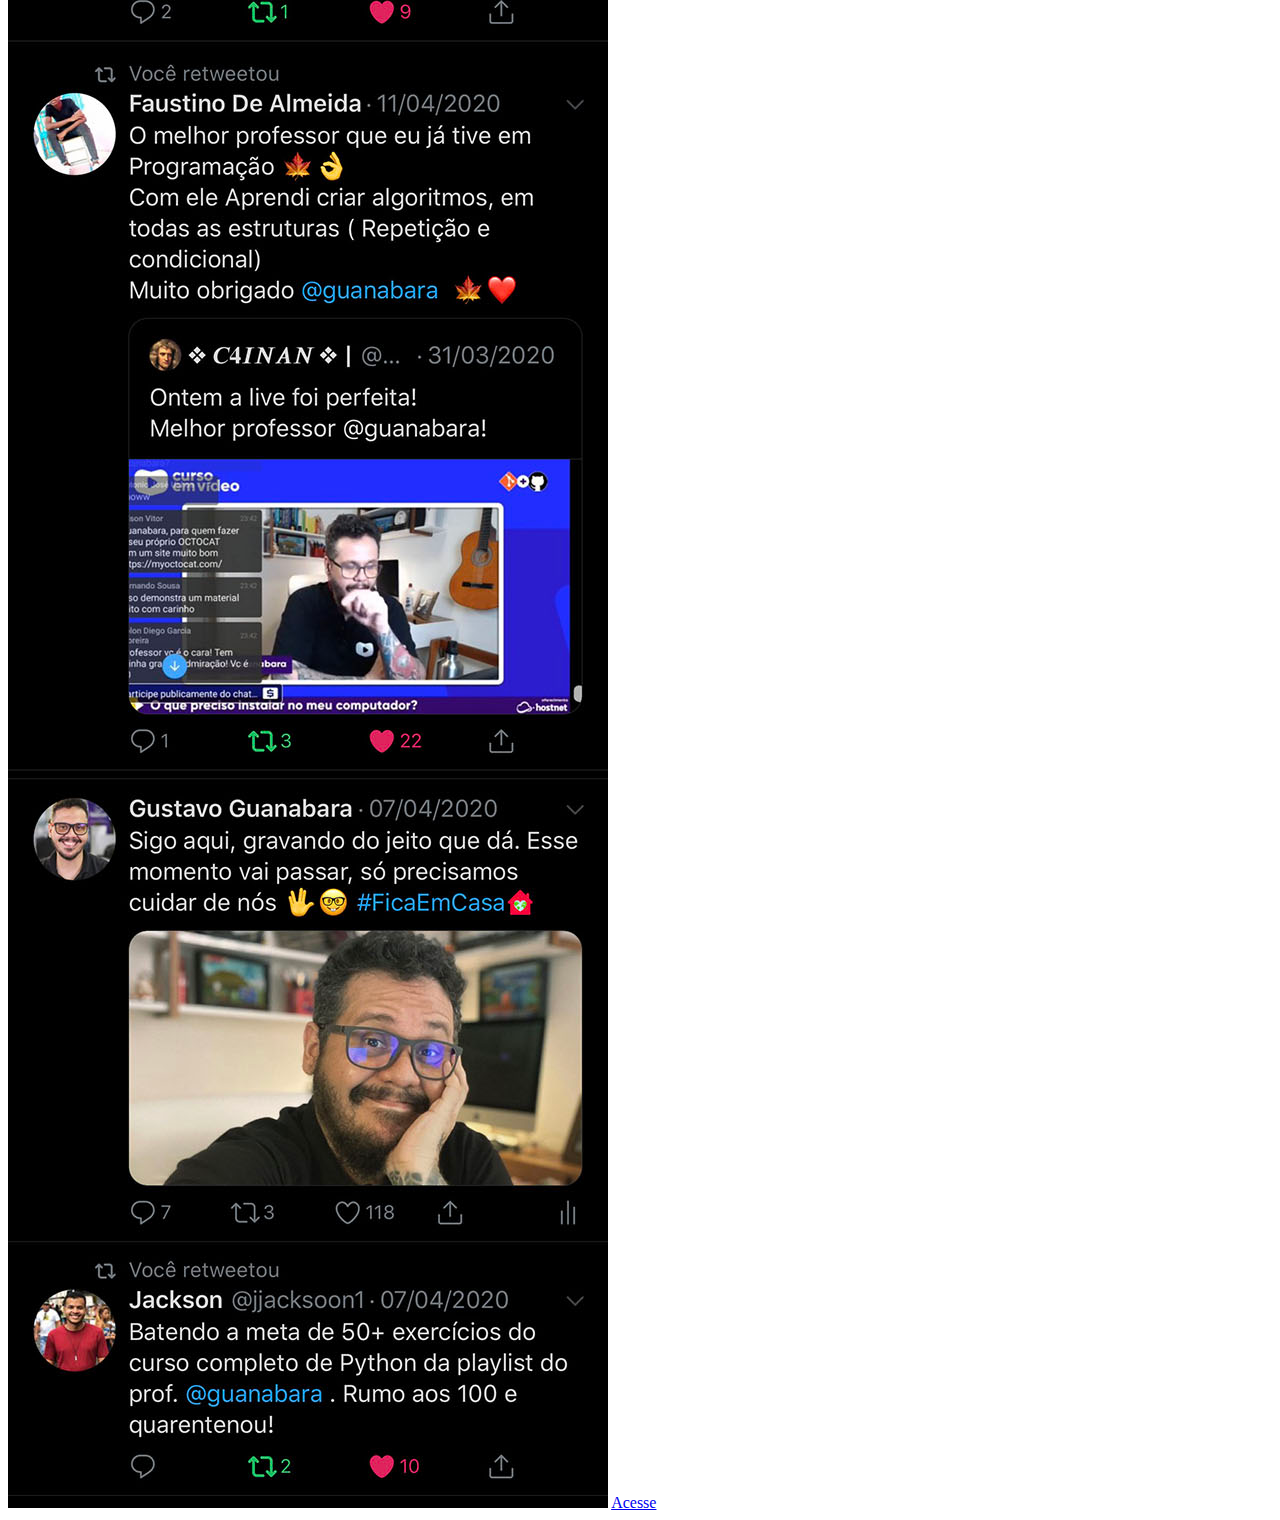
<file: twitter.html>
<!DOCTYPE html>
<html lang="pt-br">
<head>
    <meta charset="UTF-8">
    <meta name=Twitter</title>
</head>
<body>
    <img src="imagens/tela-twitter.jpg" alt="Twitter">
    <a href="#" target="_blank">Acesse</a>
</body>
</html>
</file>
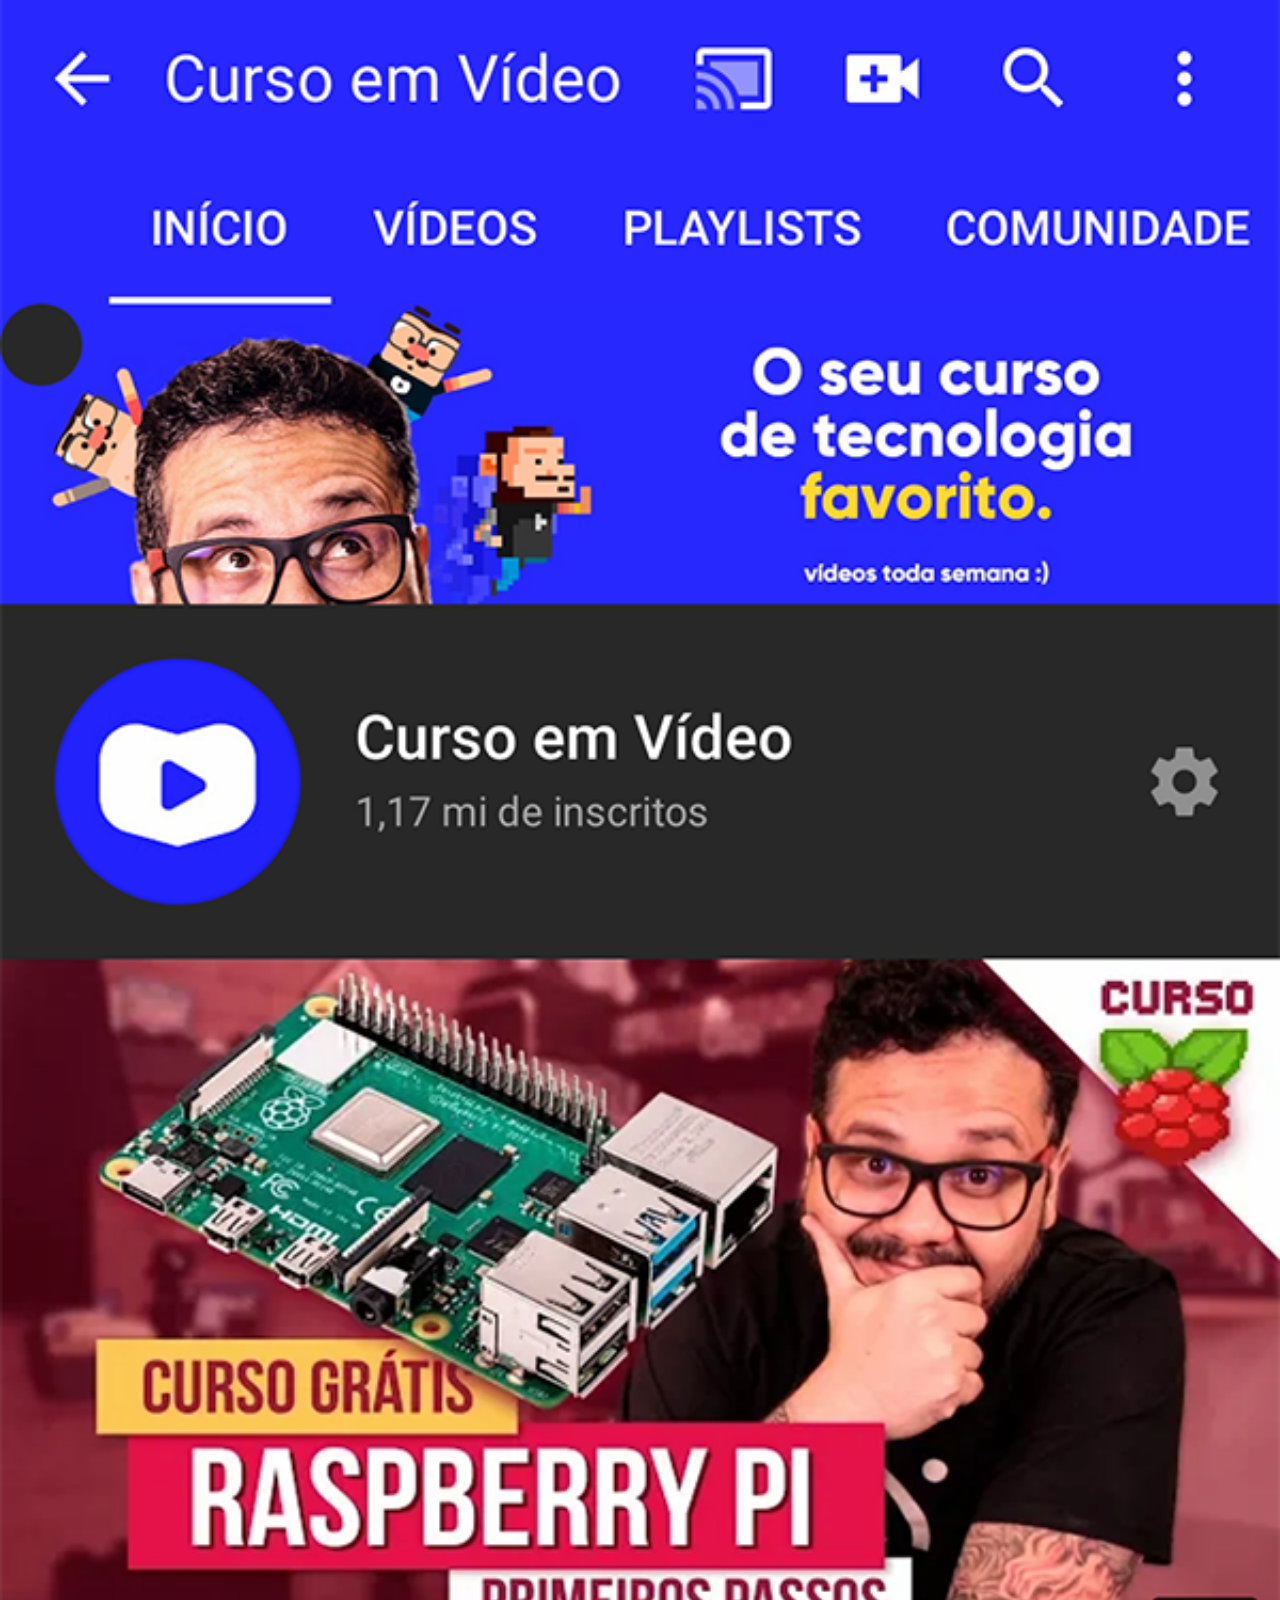
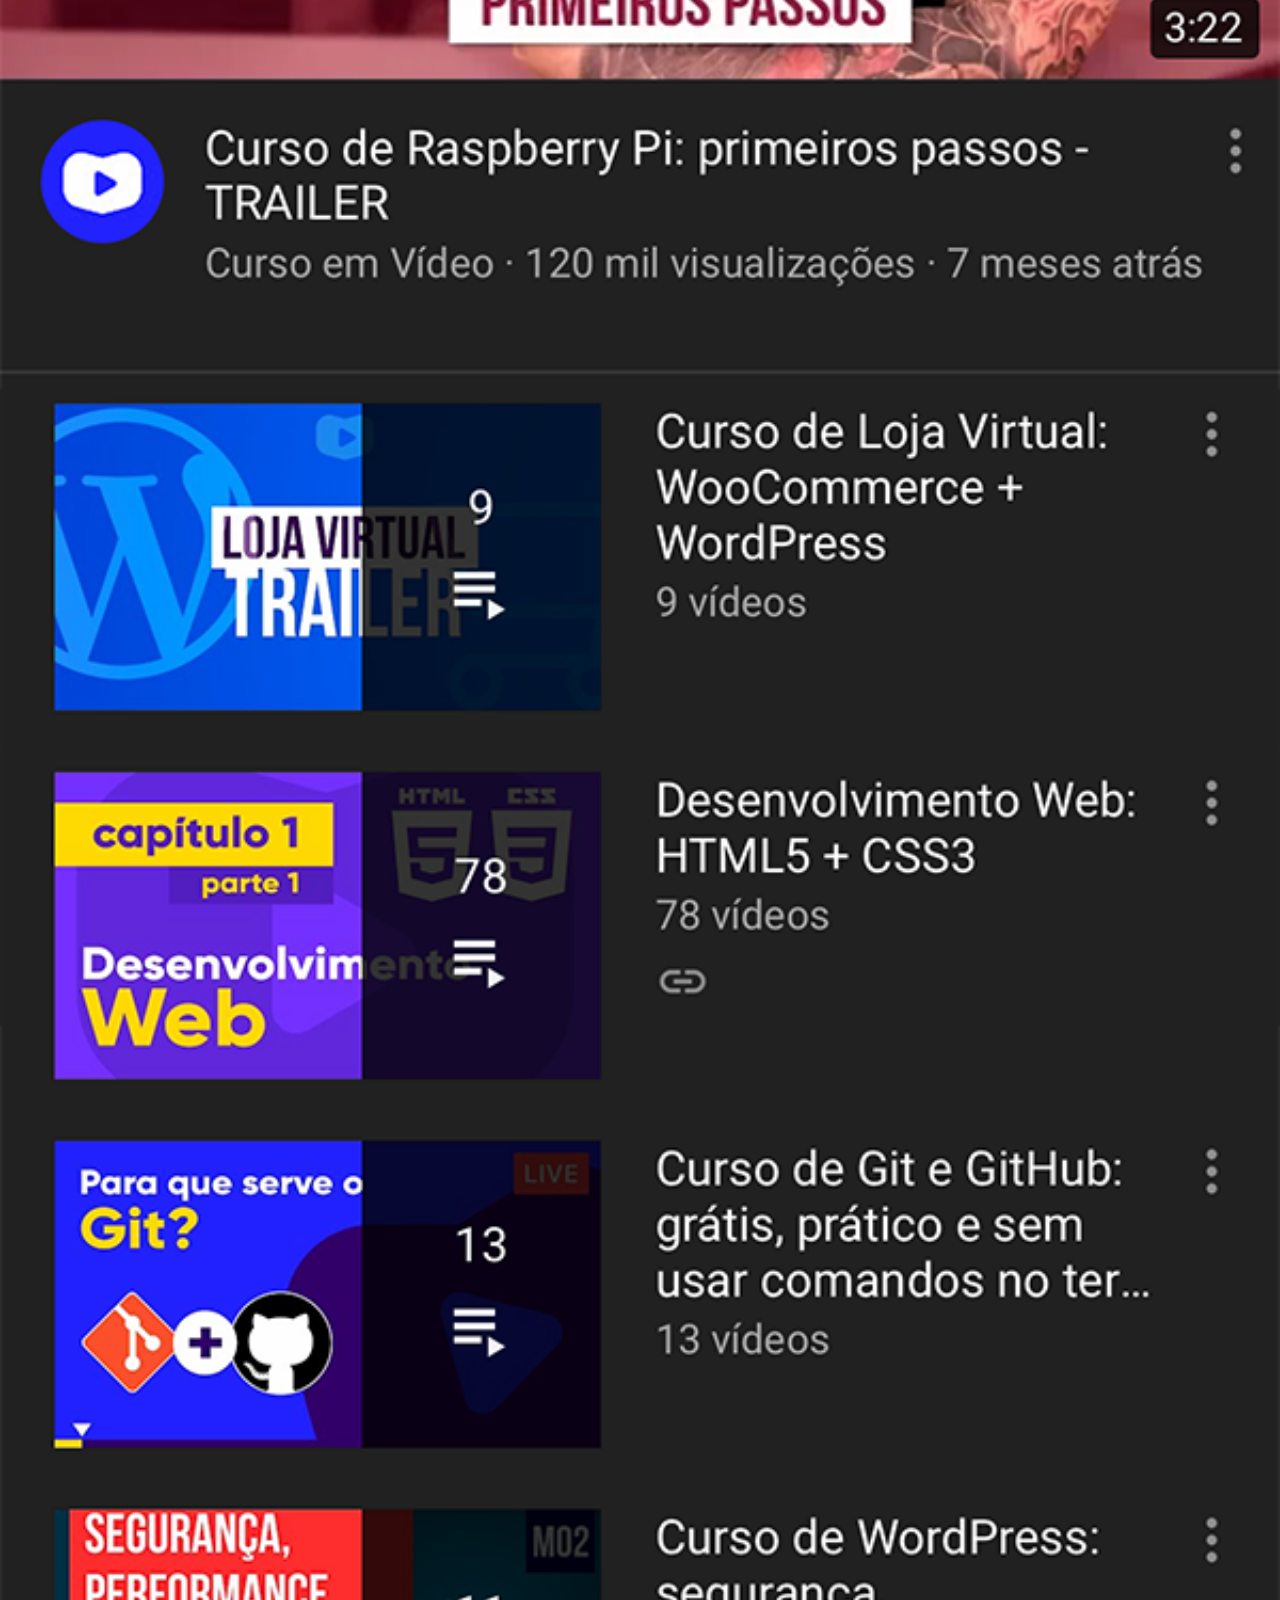
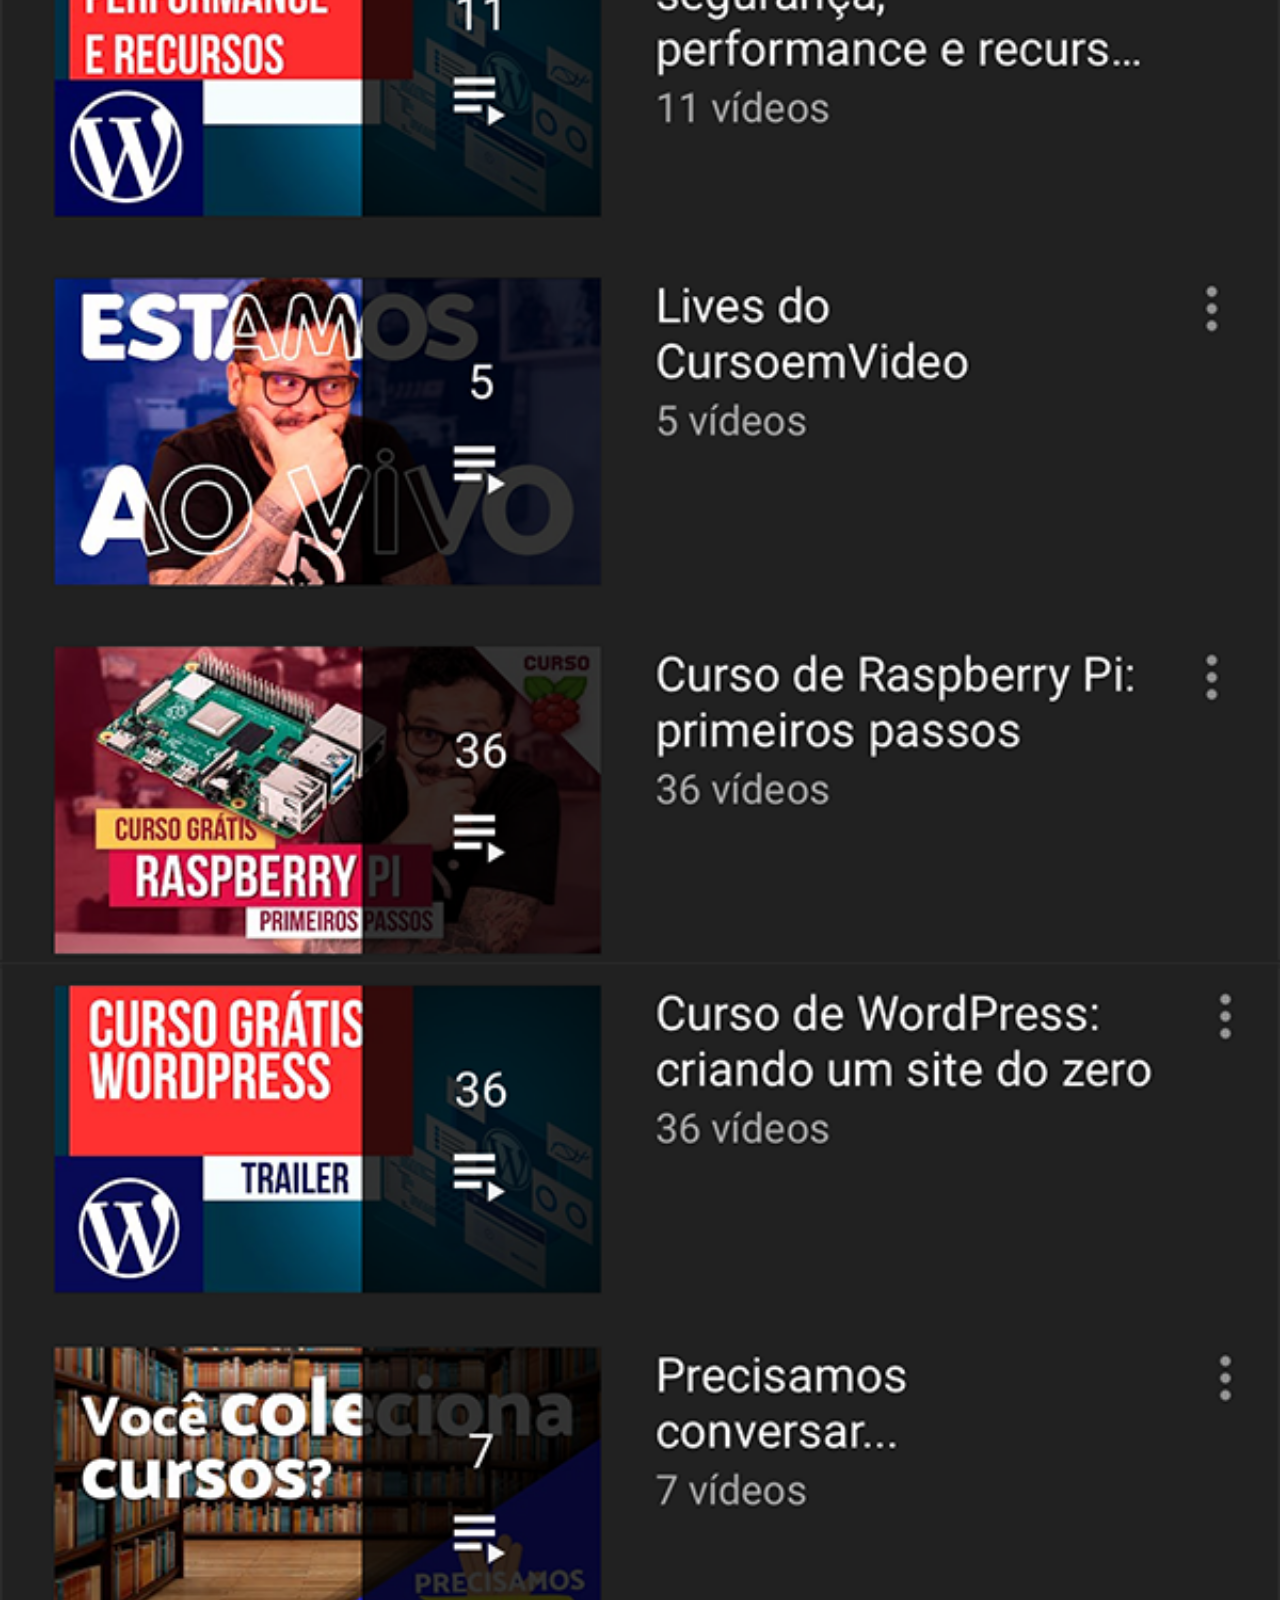
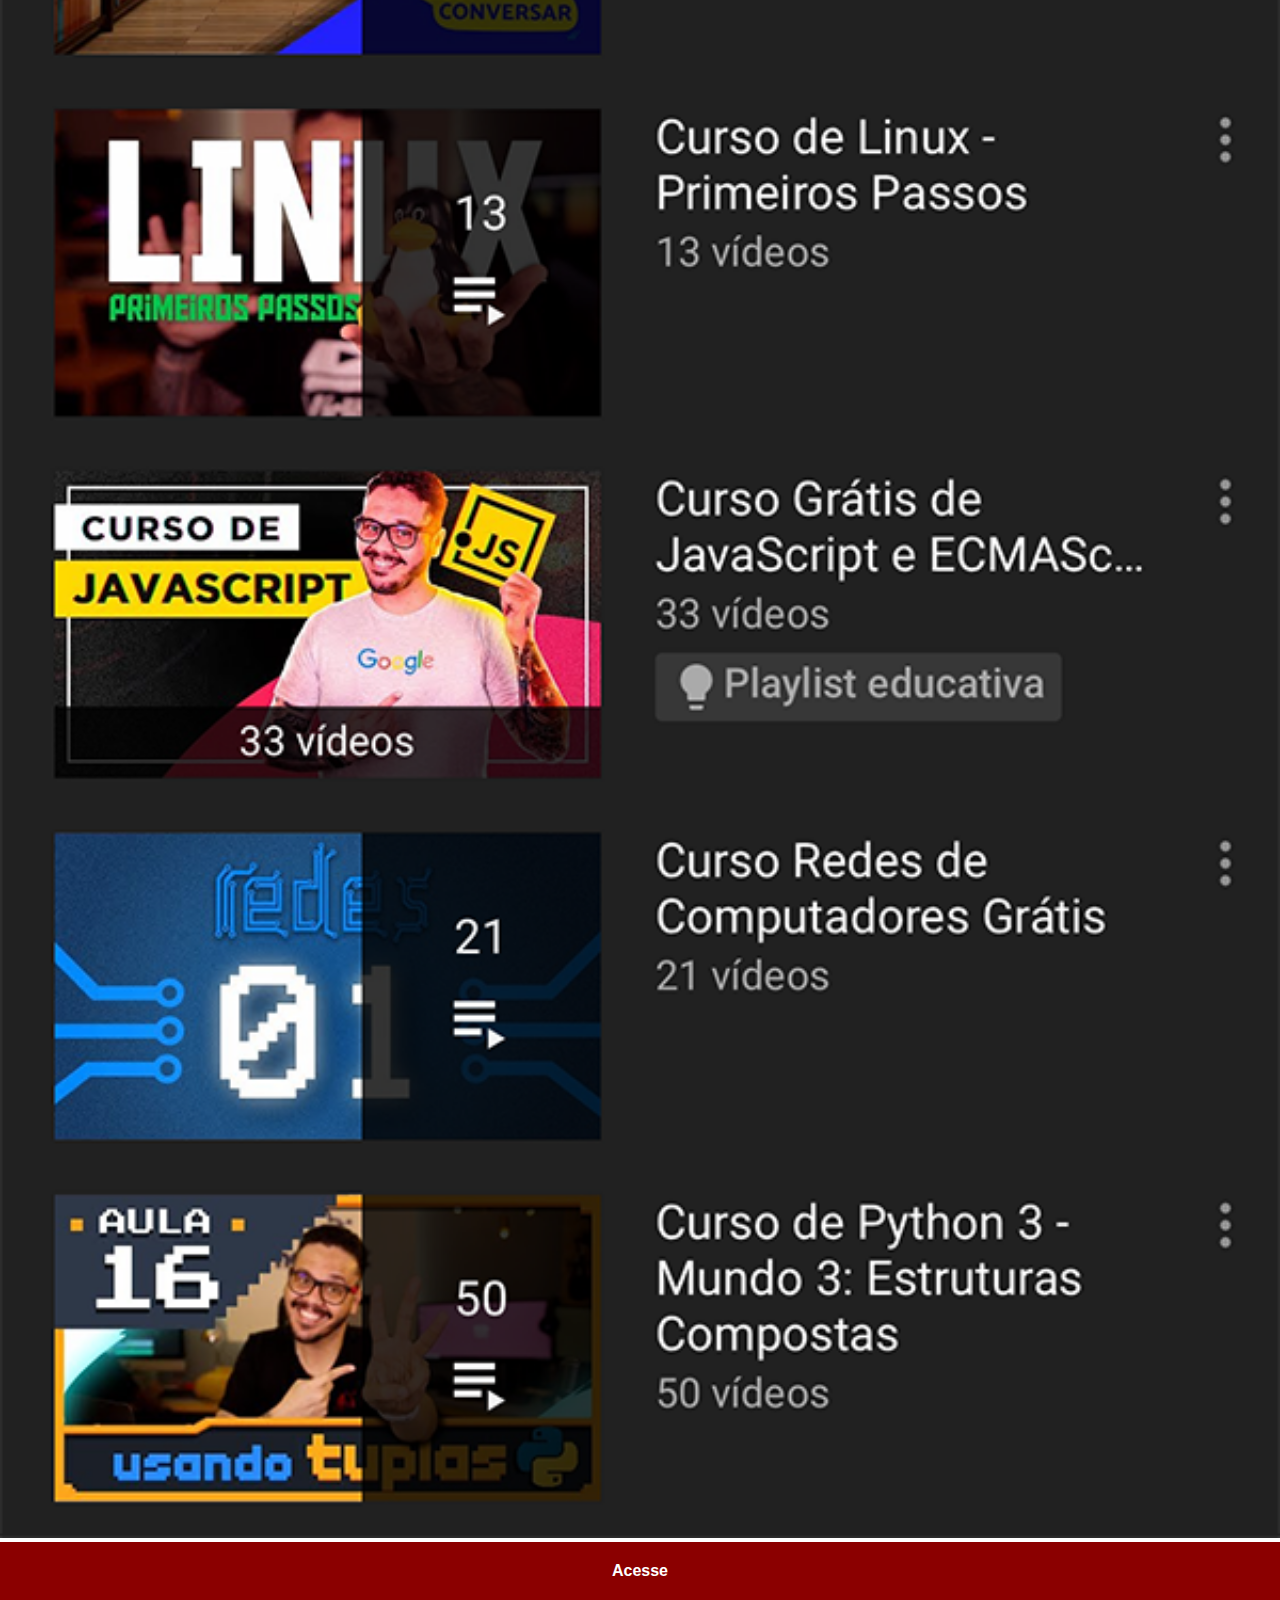
<file: youtube.html>
<!DOCTYPE html>
<html lang="en">
<head>
    <meta charset="UTF-8">
    <meta name="viewport" content="width=device-width, initial-scale=1.0">
    <title>Document</title>
    <link rel="stylesheet" href="estilos/social.css">
</head>
<body>
    <img src="imagens/tela-youtube.png" alt="Youtube">
    <a href="https://www.youtube.com/user/cursoemvideo/playlist" target="_blank">Acesse</a>
</body>
</html>
</file>
<file: estilos/estilo.css>
@charset "utf-8";

*{
    margin: 0px;
    padding: 0px;
    font-family: Arial, Helvetica, sans-serif;
}

html, body{
    height: 100vh;
    width: 100vw;
    background-color: black;
}

body{
    background: url("../imagens/fundo-madeira.jpg") no-repeat top center;
    background-size: cover;
    background-attachment: fixed;
}

main{
    height: 100vh;
    position: relative;
    
}

section#telefone{
    height: 627px;
    width: 311px;
    
    top: 50%;
    left: 50%;
    position: absolute;
    transform: translate(-50%, -50%);
    background:  url("../imagens/frame-iphone.png") no-repeat;
}

iframe#tela{
    position: relative;
    top: 80px;
    left: 22px;
    height: 471px;
    width: 267px;
    background-size: cover;
}

section#redes-sociais{
    text-align: right;
}

section#redes-sociais img{
    width: 50px;
    height: 50px;
    margin: 10px;
    border-radius: 50px;
    box-shadow: 2px 2px 5px rgba(0, 0, 0, 0.400);
    box-sizing: border-box;
}

section#redes-sociais img:hover{
    border: 2px solid rgba(255, 255, 255, 0.637);
    transform: translate(-3px, -3px);
    box-shadow: 5px 5px 10px rgba(0, 0, 0, 0.623);
    transition: transform .3s, border 1s;
}

a:hover{
    background: red;
}
</file>
<file: estilos/social.css>
@charcset "utf8";

*{
    margin: 0px;
    padding: 0px;
    font-family: Arial, Helvetica, sans-serif;
}

::-webkit-scrollbar{
    width: 0px;
    height: 0px;
}
img{
    width: 100vw;
}
a{
    display: block;
    background-color: darkred;
    color: white;
    padding: 20px;
    text-align: center;
    font-weight: bolder;
    text-decoration: none;
}
</file>
